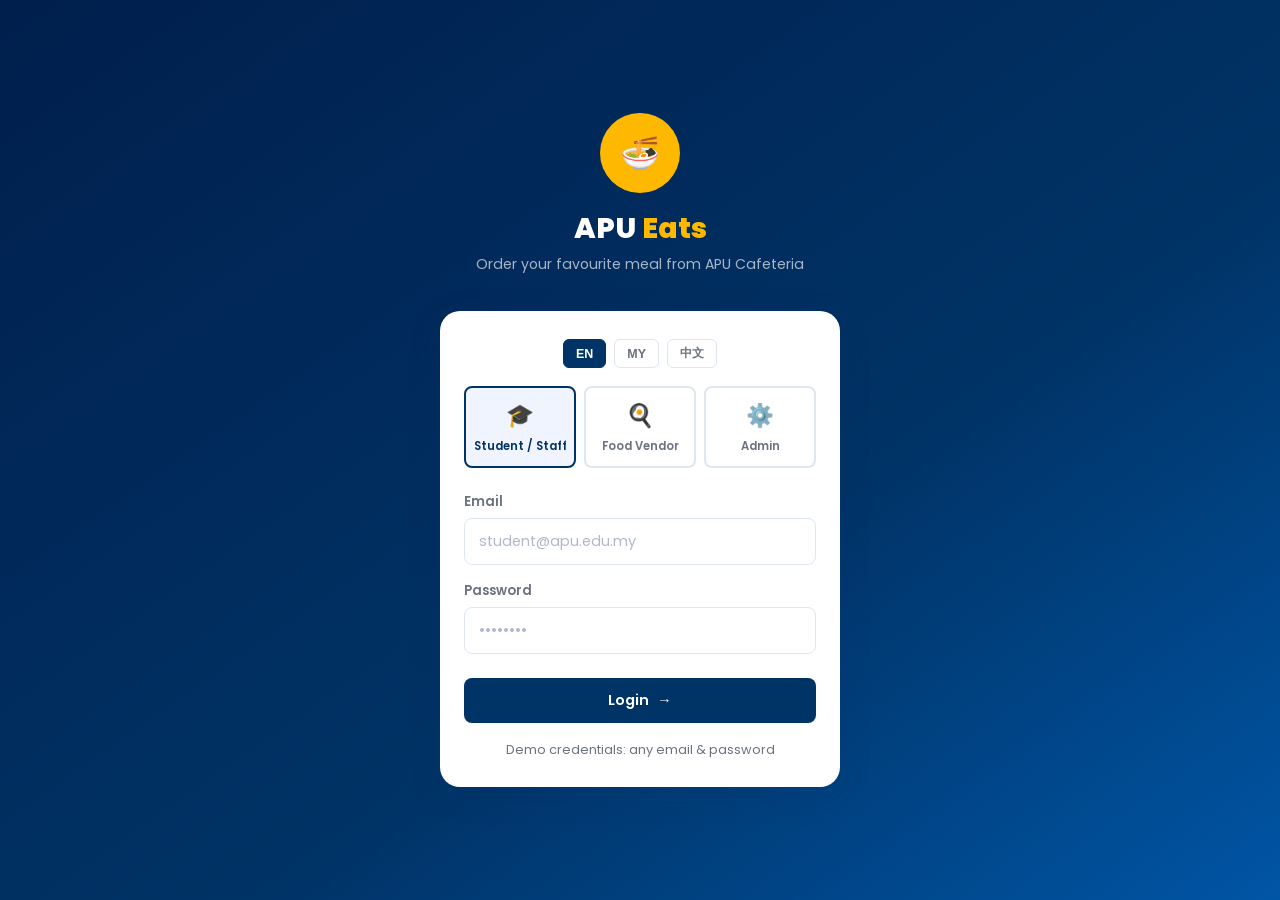
<file: index.html>
<!DOCTYPE html>
<html lang="en">
<head>
  <meta charset="UTF-8"/>
  <meta name="viewport" content="width=device-width, initial-scale=1.0"/>
  <title>APU Eats — Login</title>
  <link rel="preconnect" href="https://fonts.googleapis.com"/>
  <link href="https://fonts.googleapis.com/css2?family=Poppins:wght@400;500;600;700;800&display=swap" rel="stylesheet"/>
  <link rel="stylesheet" href="style.css"/>
  <style>
    body { background: linear-gradient(145deg, #001f4d 0%, #003366 60%, #0055a5 100%); min-height: 100vh; }
    .login-page {
      min-height: 100vh; display: flex; flex-direction: column;
      align-items: center; justify-content: center; padding: 24px;
    }
    .login-brand {
      text-align: center; margin-bottom: 36px;
    }
    .login-brand .logo-ring {
      width: 80px; height: 80px; border-radius: 50%;
      background: var(--gold); display: flex; align-items: center; justify-content: center;
      font-size: 2rem; margin: 0 auto 14px; font-weight: 800; color: var(--primary);
    }
    .login-brand h1 { color: #fff; font-size: 1.8rem; font-weight: 800; }
    .login-brand h1 span { color: var(--gold); }
    .login-brand p { color: rgba(255,255,255,.65); font-size: .88rem; margin-top: 4px; }
    .login-card {
      background: var(--surface); border-radius: 20px;
      box-shadow: var(--shadow-lg); padding: 28px 24px;
      width: 100%; max-width: 400px;
    }
    .role-tabs {
      display: grid; grid-template-columns: 1fr 1fr 1fr;
      gap: 8px; margin-bottom: 24px;
    }
    .role-tab {
      padding: 10px 4px; border-radius: var(--radius-sm);
      border: 2px solid var(--border); background: transparent;
      cursor: pointer; text-align: center; transition: all .2s;
      font-family: var(--font);
    }
    .role-tab .role-icon { font-size: 1.4rem; display: block; margin-bottom: 4px; }
    .role-tab .role-name { font-size: .72rem; font-weight: 600; color: var(--text-muted); }
    .role-tab.active {
      border-color: var(--primary); background: #f0f4ff;
    }
    .role-tab.active .role-name { color: var(--primary); }
    .lang-row {
      display: flex; justify-content: center; gap: 8px; margin-bottom: 18px;
    }
    .lang-row .lang-btn {
      color: var(--text-muted); border-color: var(--border); background: transparent;
      padding: 5px 12px; border-radius: 6px; font-size: .78rem; font-weight: 600;
      cursor: pointer; border: 1.5px solid var(--border); transition: all .2s;
    }
    .lang-row .lang-btn.active, .lang-row .lang-btn:hover {
      background: var(--primary); color: #fff; border-color: var(--primary);
    }
    .login-footer { text-align: center; margin-top: 18px; font-size: .8rem; color: var(--text-muted); }
    .login-footer a { color: var(--primary); font-weight: 600; }
  </style>
</head>
<body>
  <div class="login-page">
    <div class="login-brand">
      <div class="logo-ring">🍜</div>
      <h1>APU <span>Eats</span></h1>
      <p data-i18n="welcomeSub">Order your favourite meal from APU Cafeteria</p>
    </div>

    <div class="login-card">
      <!-- Language switcher -->
      <div class="lang-row">
        <button class="lang-btn active" data-lang="en">EN</button>
        <button class="lang-btn" data-lang="my">MY</button>
        <button class="lang-btn" data-lang="zh">中文</button>
      </div>

      <!-- Role tabs -->
      <div class="role-tabs">
        <button class="role-tab active" id="role-student" onclick="selectRole('student',this)">
          <span class="role-icon">🎓</span>
          <span class="role-name" data-i18n="student">Student / Staff</span>
        </button>
        <button class="role-tab" id="role-vendor" onclick="selectRole('vendor',this)">
          <span class="role-icon">🍳</span>
          <span class="role-name" data-i18n="vendor">Food Vendor</span>
        </button>
        <button class="role-tab" id="role-admin" onclick="selectRole('admin',this)">
          <span class="role-icon">⚙️</span>
          <span class="role-name" data-i18n="admin">Admin</span>
        </button>
      </div>

      <div class="form-group">
        <label class="form-label" data-i18n="email">Email</label>
        <input class="form-control" type="email" data-i18n-placeholder="email" placeholder="student@apu.edu.my" id="emailInput"/>
      </div>
      <div class="form-group">
        <label class="form-label" data-i18n="password">Password</label>
        <input class="form-control" type="password" placeholder="••••••••"/>
      </div>

      <button class="btn btn-primary btn-block" onclick="doLogin()" style="margin-top:8px">
        <span data-i18n="login">Login</span> →
      </button>

      <div class="login-footer">
        <p>Demo credentials: any email &amp; password</p>
      </div>
    </div>
  </div>

  <script src="script.js"></script>
  <script>
    let selectedRole = 'student';

    function selectRole(role, el) {
      selectedRole = role;
      document.querySelectorAll('.role-tab').forEach(t => t.classList.remove('active'));
      el.classList.add('active');
    }

    function doLogin() {
      const email = document.getElementById('emailInput').value || 'demo@apu.edu.my';
      sessionStorage.setItem('apu_user', JSON.stringify({ role: selectedRole, email }));
      if (selectedRole === 'vendor') window.location.href = 'vendor.html';
      else if (selectedRole === 'admin') window.location.href = 'admin.html';
      else window.location.href = 'home.html';
    }

    // Allow Enter key
    document.addEventListener('keydown', e => { if (e.key === 'Enter') doLogin(); });
  </script>
</body>
</html>
</file>
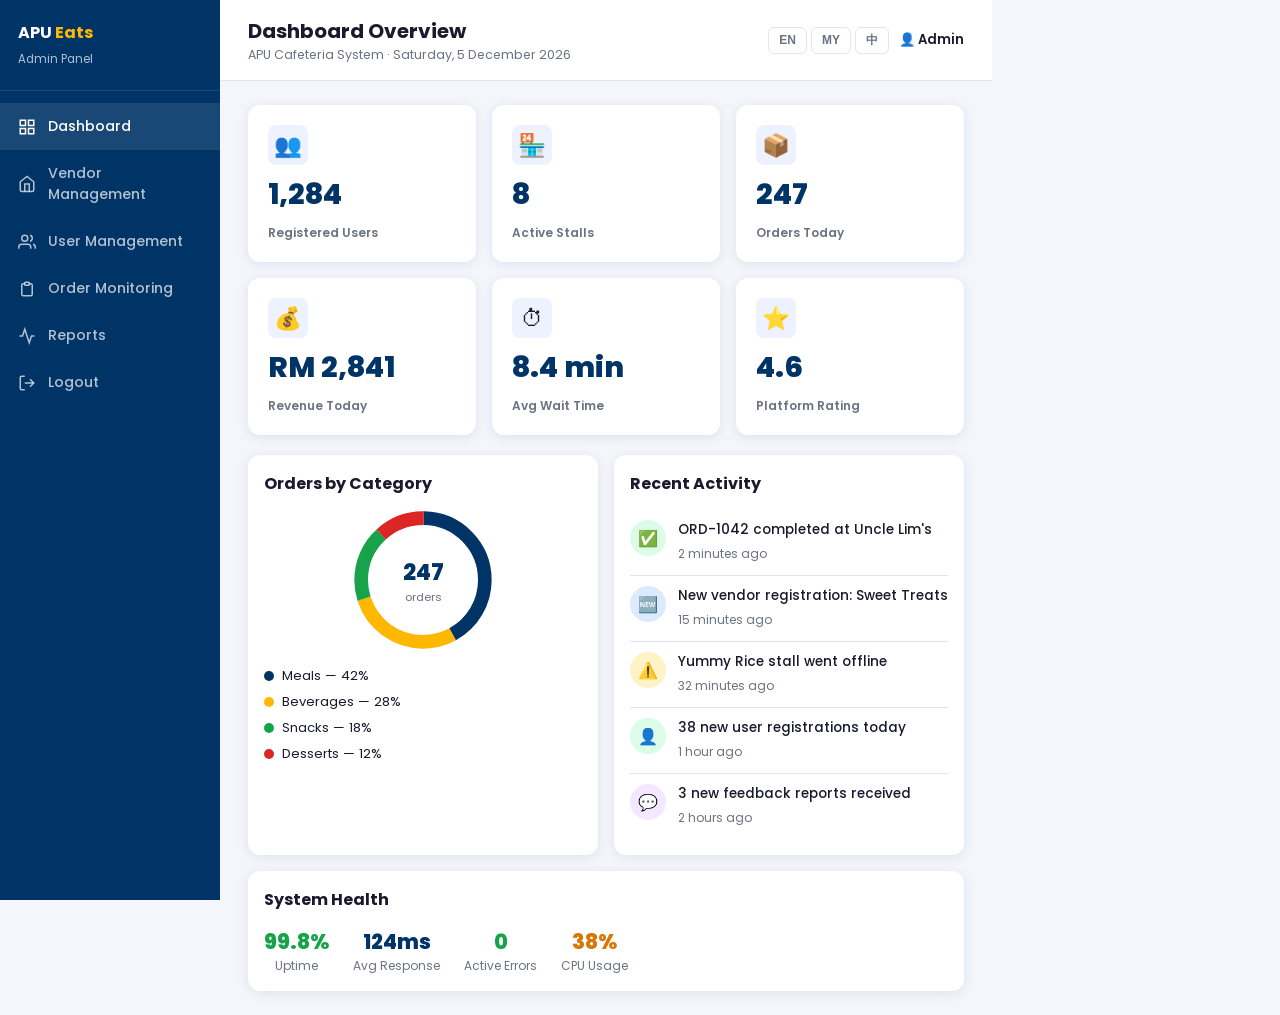
<file: admin.html>
<!DOCTYPE html>
<html lang="en">
<head>
  <meta charset="UTF-8"/>
  <meta name="viewport" content="width=device-width, initial-scale=1.0"/>
  <title>APU Eats — Admin Dashboard</title>
  <link rel="preconnect" href="https://fonts.googleapis.com"/>
  <link href="https://fonts.googleapis.com/css2?family=Poppins:wght@400;500;600;700;800&display=swap" rel="stylesheet"/>
  <link rel="stylesheet" href="style.css"/>
  <style>
    body { display:flex; }
    @media(max-width:600px){ .sidebar{display:none;} .main-content{margin-left:0;} }
    .tab-panel { display:none; }
    .tab-panel.active { display:block; }
    .donut-wrap { position:relative;width:140px;height:140px;margin:0 auto; }
    .donut-wrap svg { width:140px;height:140px; }
    .donut-label { position:absolute;inset:0;display:flex;flex-direction:column;align-items:center;justify-content:center; }
    .donut-label .dval { font-size:1.4rem;font-weight:800;color:var(--primary); }
    .donut-label .dsub { font-size:.7rem;color:var(--text-muted); }
    .legend-row { display:flex;align-items:center;gap:8px;font-size:.82rem;margin-bottom:6px; }
    .legend-dot { width:10px;height:10px;border-radius:50%;flex-shrink:0; }
    .activity-item { display:flex;gap:12px;padding:10px 0;border-bottom:1px solid var(--border); }
    .activity-item:last-child { border-bottom:none; }
    .act-icon { width:36px;height:36px;border-radius:50%;display:flex;align-items:center;justify-content:center;font-size:1rem;flex-shrink:0; }
    .act-text { flex:1; }
    .act-text p { font-size:.85rem;font-weight:500; }
    .act-text span { font-size:.75rem;color:var(--text-muted); }
    .two-col { display:grid;grid-template-columns:1fr 1fr;gap:16px; }
    @media(max-width:800px){ .two-col{grid-template-columns:1fr;} }
  </style>
</head>
<body>

<!-- Mobile sidebar overlay -->
<div class="sidebar-overlay" id="sidebarOverlay" onclick="toggleSidebar()"></div>

<!-- Sidebar -->
<aside class="sidebar" id="sidebar">
  <div class="sidebar-logo">
    <div>APU <span>Eats</span><br/><small style="font-weight:400;font-size:.72rem;opacity:.7">Admin Panel</small></div>
    <button class="sidebar-close" onclick="toggleSidebar()">✕</button>
  </div>
  <nav class="sidebar-nav">
    <a href="#" class="active" onclick="showSection('dashboard',this)">
      <svg viewBox="0 0 24 24" fill="none" stroke="currentColor" stroke-width="2"><rect x="3" y="3" width="7" height="7"/><rect x="14" y="3" width="7" height="7"/><rect x="3" y="14" width="7" height="7"/><rect x="14" y="14" width="7" height="7"/></svg>
      Dashboard
    </a>
    <a href="#" onclick="showSection('vendors',this)">
      <svg viewBox="0 0 24 24" fill="none" stroke="currentColor" stroke-width="2"><path d="M3 9l9-7 9 7v11a2 2 0 0 1-2 2H5a2 2 0 0 1-2-2z"/><polyline points="9 22 9 12 15 12 15 22"/></svg>
      Vendor Management
    </a>
    <a href="#" onclick="showSection('users',this)">
      <svg viewBox="0 0 24 24" fill="none" stroke="currentColor" stroke-width="2"><path d="M17 21v-2a4 4 0 0 0-4-4H5a4 4 0 0 0-4 4v2"/><circle cx="9" cy="7" r="4"/><path d="M23 21v-2a4 4 0 0 0-3-3.87"/><path d="M16 3.13a4 4 0 0 1 0 7.75"/></svg>
      User Management
    </a>
    <a href="#" onclick="showSection('orders',this)">
      <svg viewBox="0 0 24 24" fill="none" stroke="currentColor" stroke-width="2"><path d="M9 5H7a2 2 0 0 0-2 2v12a2 2 0 0 0 2 2h10a2 2 0 0 0 2-2V7a2 2 0 0 0-2-2h-2"/><rect x="9" y="3" width="6" height="4" rx="1"/></svg>
      Order Monitoring
    </a>
    <a href="#" onclick="showSection('reports',this)">
      <svg viewBox="0 0 24 24" fill="none" stroke="currentColor" stroke-width="2"><polyline points="22 12 18 12 15 21 9 3 6 12 2 12"/></svg>
      Reports
    </a>
    <a href="index.html" style="margin-top:auto">
      <svg viewBox="0 0 24 24" fill="none" stroke="currentColor" stroke-width="2"><path d="M9 21H5a2 2 0 0 1-2-2V5a2 2 0 0 1 2-2h4"/><polyline points="16 17 21 12 16 7"/><line x1="21" y1="12" x2="9" y2="12"/></svg>
      Logout
    </a>
  </nav>
</aside>

<!-- Main -->
<div class="main-content">
  <div class="main-header">
    <button class="hamburger" onclick="toggleSidebar()" aria-label="Menu">
      <svg width="22" height="22" viewBox="0 0 24 24" fill="none" stroke="currentColor" stroke-width="2.5"><line x1="3" y1="6" x2="21" y2="6"/><line x1="3" y1="12" x2="21" y2="12"/><line x1="3" y1="18" x2="21" y2="18"/></svg>
    </button>
    <div>
      <h1 id="sectionTitle">Dashboard Overview</h1>
      <div style="font-size:.78rem;color:var(--text-muted)">APU Cafeteria System · <span id="todayDate"></span></div>
    </div>
    <div style="display:flex;gap:10px;align-items:center">
      <div class="lang-switcher">
        <button class="lang-btn active" data-lang="en" style="color:var(--text-muted);border-color:var(--border);background:transparent;padding:4px 10px;border-radius:6px;font-size:.75rem;font-weight:600;cursor:pointer;border:1.5px solid var(--border)">EN</button>
        <button class="lang-btn" data-lang="my" style="color:var(--text-muted);border-color:var(--border);background:transparent;padding:4px 10px;border-radius:6px;font-size:.75rem;font-weight:600;cursor:pointer;border:1.5px solid var(--border)">MY</button>
        <button class="lang-btn" data-lang="zh" style="color:var(--text-muted);border-color:var(--border);background:transparent;padding:4px 10px;border-radius:6px;font-size:.75rem;font-weight:600;cursor:pointer;border:1.5px solid var(--border)">中</button>
      </div>
      <span style="font-size:.82rem;font-weight:600">👤 Admin</span>
    </div>
  </div>

  <div class="content-area">

    <!-- === DASHBOARD === -->
    <div id="sec-dashboard" class="tab-panel active">
      <!-- KPI stats -->
      <div class="stats-grid">
        <div class="stat-card"><div class="stat-icon">👥</div><div class="stat-val">1,284</div><div class="stat-label">Registered Users</div></div>
        <div class="stat-card"><div class="stat-icon">🏪</div><div class="stat-val">8</div><div class="stat-label">Active Stalls</div></div>
        <div class="stat-card"><div class="stat-icon">📦</div><div class="stat-val" id="statOrders">247</div><div class="stat-label">Orders Today</div></div>
        <div class="stat-card"><div class="stat-icon">💰</div><div class="stat-val">RM 2,841</div><div class="stat-label">Revenue Today</div></div>
        <div class="stat-card"><div class="stat-icon">⏱</div><div class="stat-val">8.4 min</div><div class="stat-label">Avg Wait Time</div></div>
        <div class="stat-card"><div class="stat-icon">⭐</div><div class="stat-val">4.6</div><div class="stat-label">Platform Rating</div></div>
      </div>

      <div class="two-col">
        <!-- Donut chart -->
        <div class="card">
          <div class="card-body">
            <div style="font-weight:700;margin-bottom:14px">Orders by Category</div>
            <div class="donut-wrap">
              <svg viewBox="0 0 36 36">
                <circle cx="18" cy="18" r="15.9" fill="none" stroke="#e5e7eb" stroke-width="3.5"/>
                <circle cx="18" cy="18" r="15.9" fill="none" stroke="#003366" stroke-width="3.5"
                  stroke-dasharray="42 58" stroke-dashoffset="25" style="transition:stroke-dasharray .5s"/>
                <circle cx="18" cy="18" r="15.9" fill="none" stroke="#FFB800" stroke-width="3.5"
                  stroke-dasharray="28 72" stroke-dashoffset="-17" />
                <circle cx="18" cy="18" r="15.9" fill="none" stroke="#16a34a" stroke-width="3.5"
                  stroke-dasharray="18 82" stroke-dashoffset="-45" />
                <circle cx="18" cy="18" r="15.9" fill="none" stroke="#dc2626" stroke-width="3.5"
                  stroke-dasharray="12 88" stroke-dashoffset="-63" />
              </svg>
              <div class="donut-label"><div class="dval">247</div><div class="dsub">orders</div></div>
            </div>
            <div style="margin-top:16px">
              <div class="legend-row"><div class="legend-dot" style="background:#003366"></div><span>Meals — 42%</span></div>
              <div class="legend-row"><div class="legend-dot" style="background:#FFB800"></div><span>Beverages — 28%</span></div>
              <div class="legend-row"><div class="legend-dot" style="background:#16a34a"></div><span>Snacks — 18%</span></div>
              <div class="legend-row"><div class="legend-dot" style="background:#dc2626"></div><span>Desserts — 12%</span></div>
            </div>
          </div>
        </div>

        <!-- Recent activity -->
        <div class="card">
          <div class="card-body">
            <div style="font-weight:700;margin-bottom:14px">Recent Activity</div>
            <div class="activity-item">
              <div class="act-icon" style="background:#dcfce7">✅</div>
              <div class="act-text"><p>ORD-1042 completed at Uncle Lim's</p><span>2 minutes ago</span></div>
            </div>
            <div class="activity-item">
              <div class="act-icon" style="background:#dbeafe">🆕</div>
              <div class="act-text"><p>New vendor registration: Sweet Treats</p><span>15 minutes ago</span></div>
            </div>
            <div class="activity-item">
              <div class="act-icon" style="background:#fef3c7">⚠️</div>
              <div class="act-text"><p>Yummy Rice stall went offline</p><span>32 minutes ago</span></div>
            </div>
            <div class="activity-item">
              <div class="act-icon" style="background:#dcfce7">👤</div>
              <div class="act-text"><p>38 new user registrations today</p><span>1 hour ago</span></div>
            </div>
            <div class="activity-item">
              <div class="act-icon" style="background:#f3e8ff">💬</div>
              <div class="act-text"><p>3 new feedback reports received</p><span>2 hours ago</span></div>
            </div>
          </div>
        </div>
      </div>

      <!-- System health -->
      <div class="card" style="margin-top:16px">
        <div class="card-body">
          <div style="font-weight:700;margin-bottom:14px">System Health</div>
          <div style="display:flex;gap:24px;flex-wrap:wrap">
            <div style="text-align:center"><div style="font-size:1.3rem;font-weight:800;color:var(--success)">99.8%</div><div style="font-size:.75rem;color:var(--text-muted)">Uptime</div></div>
            <div style="text-align:center"><div style="font-size:1.3rem;font-weight:800;color:var(--primary)">124ms</div><div style="font-size:.75rem;color:var(--text-muted)">Avg Response</div></div>
            <div style="text-align:center"><div style="font-size:1.3rem;font-weight:800;color:var(--success)">0</div><div style="font-size:.75rem;color:var(--text-muted)">Active Errors</div></div>
            <div style="text-align:center"><div style="font-size:1.3rem;font-weight:800;color:var(--warning)">38%</div><div style="font-size:.75rem;color:var(--text-muted)">CPU Usage</div></div>
          </div>
        </div>
      </div>
    </div>

    <!-- === VENDOR MANAGEMENT === -->
    <div id="sec-vendors" class="tab-panel">
      <div style="display:flex;justify-content:space-between;align-items:center;margin-bottom:16px">
        <h3 style="font-size:1rem;font-weight:700">All Vendors (8)</h3>
        <button class="btn btn-primary btn-sm" onclick="showToast('Add vendor form coming soon','')">+ Add Vendor</button>
      </div>
      <div class="card">
        <div class="table-wrap">
          <table>
            <thead>
              <tr>
                <th>Stall</th><th>Type</th><th>Location</th><th>Status</th><th>Rating</th><th>Actions</th>
              </tr>
            </thead>
            <tbody id="vendorTable"></tbody>
          </table>
        </div>
      </div>
    </div>

    <!-- === USER MANAGEMENT === -->
    <div id="sec-users" class="tab-panel">
      <div style="display:flex;justify-content:space-between;align-items:center;margin-bottom:16px">
        <h3 style="font-size:1rem;font-weight:700">Registered Users (1,284)</h3>
        <input class="form-control" style="max-width:220px" type="text" placeholder="Search users…" oninput="filterUsers(this.value)"/>
      </div>
      <div class="card">
        <div class="table-wrap">
          <table>
            <thead><tr><th>Name</th><th>Email</th><th>Role</th><th>Joined</th><th>Status</th><th>Actions</th></tr></thead>
            <tbody id="userTable"></tbody>
          </table>
        </div>
      </div>
    </div>

    <!-- === ORDER MONITORING === -->
    <div id="sec-orders" class="tab-panel">
      <div style="display:flex;justify-content:space-between;margin-bottom:16px;align-items:center">
        <h3 style="font-size:1rem;font-weight:700">Live Orders</h3>
        <span class="badge-pill badge-success">● Live</span>
      </div>
      <div class="card">
        <div class="table-wrap">
          <table>
            <thead><tr><th>Order ID</th><th>Customer</th><th>Stall</th><th>Items</th><th>Total</th><th>Status</th><th>Time</th></tr></thead>
            <tbody id="orderTable"></tbody>
          </table>
        </div>
      </div>
    </div>

    <!-- === REPORTS === -->
    <div id="sec-reports" class="tab-panel">
      <div class="stats-grid" style="grid-template-columns:repeat(3,1fr);margin-bottom:20px">
        <div class="stat-card"><div class="stat-icon">📅</div><div class="stat-val">RM 18,420</div><div class="stat-label">Revenue This Month</div></div>
        <div class="stat-card"><div class="stat-icon">📦</div><div class="stat-val">1,637</div><div class="stat-label">Orders This Month</div></div>
        <div class="stat-card"><div class="stat-icon">👤</div><div class="stat-val">312</div><div class="stat-label">New Users This Month</div></div>
      </div>
      <div class="card">
        <div class="card-body">
          <div style="font-weight:700;margin-bottom:14px">Export Reports</div>
          <div style="display:flex;gap:10px;flex-wrap:wrap">
            <button class="btn btn-outline btn-sm" onclick="showToast('Downloading order report…','')">📥 Orders CSV</button>
            <button class="btn btn-outline btn-sm" onclick="showToast('Downloading revenue report…','')">📥 Revenue PDF</button>
            <button class="btn btn-outline btn-sm" onclick="showToast('Downloading user report…','')">📥 Users CSV</button>
            <button class="btn btn-outline btn-sm" onclick="showToast('Downloading feedback report…','')">📥 Feedback PDF</button>
          </div>
        </div>
      </div>
    </div>

  </div>
</div>

<script src="script.js"></script>
<script>
const vendors = [
  { name:"Uncle Lim's",     emoji:"🍛", type:"Malay / Local",     loc:"Block D · Counter A", status:"open",   rating:"4.7" },
  { name:"Mamak Corner",    emoji:"🧋", type:"Indian / Drinks",   loc:"Block D · Counter B", status:"open",   rating:"4.5" },
  { name:"Ah Weng Noodle",  emoji:"🍜", type:"Chinese Noodles",   loc:"Block D · Counter C", status:"open",   rating:"4.8" },
  { name:"Western Bites",   emoji:"🍔", type:"Western / Fast",    loc:"Block D · Counter D", status:"open",   rating:"4.3" },
  { name:"Boba & Drinks",   emoji:"🧃", type:"Beverages",         loc:"Block D · Counter E", status:"open",   rating:"4.6" },
  { name:"Snack Station",   emoji:"🍟", type:"Snacks / Sides",    loc:"Block D · Counter F", status:"open",   rating:"4.2" },
  { name:"Sweet Treats",    emoji:"🍰", type:"Desserts / Cakes",  loc:"Block D · Counter G", status:"pending","rating":"—" },
  { name:"Yummy Rice",      emoji:"🍚", type:"Mixed Rice",        loc:"Block D · Counter H", status:"closed", rating:"4.1" },
];

const users = [
  { name:"Ah Ming",    email:"ahming@apu.edu.my",    role:"Student", joined:"2025-09-01", active:true },
  { name:"Sarah Lim",  email:"sarahlim@apu.edu.my",  role:"Student", joined:"2025-09-01", active:true },
  { name:"Dr. Naresh", email:"naresh@apu.edu.my",    role:"Staff",   joined:"2023-01-10", active:true },
  { name:"Rajan Kumar",email:"rajan@apu.edu.my",     role:"Student", joined:"2025-01-15", active:true },
  { name:"Wei Xin",    email:"weixin@apu.edu.my",    role:"Student", joined:"2024-04-20", active:false},
  { name:"Fatimah Z.", email:"fatimah@apu.edu.my",   role:"Student", joined:"2025-09-01", active:true },
  { name:"John Doe",   email:"johndoe@apu.edu.my",   role:"Student", joined:"2024-11-03", active:true },
  { name:"Priya M.",   email:"priya@apu.edu.my",     role:"Staff",   joined:"2022-06-15", active:true },
];

const liveOrders = [
  { id:'ORD-1042', customer:"Ah Ming",    stall:"Uncle Lim's",    items:"Nasi Lemak × 1",   total:"RM 8.00",  status:"ready",   time:"12:34" },
  { id:'ORD-1041', customer:"Sarah L.",   stall:"Mamak Corner",   items:"Teh Tarik × 2",    total:"RM 5.00",  status:"prep",    time:"12:33" },
  { id:'ORD-1040', customer:"Rajan K.",   stall:"Western Bites",  items:"Chicken Burger × 1",total:"RM 10.00",status:"new",     time:"12:31" },
  { id:'ORD-1039', customer:"Wei Xin",    stall:"Boba & Drinks",  items:"Brown Sugar × 2",  total:"RM 16.00", status:"prep",    time:"12:28" },
  { id:'ORD-1038', customer:"Fatimah",    stall:"Ah Weng Noodle", items:"Wonton Mee × 1",   total:"RM 8.00",  status:"done",    time:"12:25" },
  { id:'ORD-1037', customer:"John Doe",   stall:"Snack Station",  items:"Wings × 1",        total:"RM 7.00",  status:"done",    time:"12:20" },
];

const statusBadge = {
  open:    '<span class="badge-pill badge-success">Open</span>',
  closed:  '<span class="badge-pill badge-danger">Closed</span>',
  pending: '<span class="badge-pill badge-warning">Pending</span>',
  new:     '<span class="badge-pill badge-info">New</span>',
  prep:    '<span class="badge-pill badge-warning">Preparing</span>',
  ready:   '<span class="badge-pill badge-gold">Ready</span>',
  done:    '<span class="badge-pill badge-success">Done</span>',
};

function renderVendors() {
  document.getElementById('vendorTable').innerHTML = vendors.map(v=>`
    <tr>
      <td><span style="font-size:1.2rem">${v.emoji}</span> <strong>${v.name}</strong></td>
      <td>${v.type}</td>
      <td>${v.loc}</td>
      <td>${statusBadge[v.status]}</td>
      <td>⭐ ${v.rating}</td>
      <td>
        ${v.status==='pending' ? `<button class="btn btn-success btn-sm" onclick="showToast('${v.name} approved!','success')">Approve</button> ` : ''}
        ${v.status==='open'    ? `<button class="btn btn-sm" style="background:#fee2e2;color:#dc2626" onclick="showToast('${v.name} suspended','')">Suspend</button>` : ''}
        ${v.status==='closed'  ? `<button class="btn btn-primary btn-sm" onclick="showToast('${v.name} reactivated','success')">Reactivate</button>` : ''}
      </td>
    </tr>
  `).join('');
}

let userSearch = '';
function filterUsers(q) { userSearch = q.toLowerCase(); renderUsers(); }
function renderUsers(list) {
  const src = list || users.filter(u => u.name.toLowerCase().includes(userSearch) || u.email.toLowerCase().includes(userSearch));
  document.getElementById('userTable').innerHTML = src.map(u=>`
    <tr>
      <td><strong>${u.name}</strong></td>
      <td>${u.email}</td>
      <td><span class="badge-pill ${u.role==='Staff'?'badge-info':'badge-gold'}">${u.role}</span></td>
      <td>${u.joined}</td>
      <td>${u.active ? '<span class="badge-pill badge-success">Active</span>' : '<span class="badge-pill badge-danger">Inactive</span>'}</td>
      <td>
        <button class="btn btn-sm" style="background:#f1f5f9" onclick="showToast('${u.name} profile viewed','')">View</button>
        ${u.active ? `<button class="btn btn-sm" style="background:#fee2e2;color:#dc2626;margin-left:4px" onclick="showToast('${u.name} suspended','')">Suspend</button>` : ''}
      </td>
    </tr>
  `).join('');
}

function renderLiveOrders() {
  document.getElementById('orderTable').innerHTML = liveOrders.map(o=>`
    <tr>
      <td><strong>${o.id}</strong></td>
      <td>${o.customer}</td>
      <td>${o.stall}</td>
      <td style="font-size:.82rem">${o.items}</td>
      <td><strong>${o.total}</strong></td>
      <td>${statusBadge[o.status]}</td>
      <td>${o.time}</td>
    </tr>
  `).join('');
}

function showSection(name, el) {
  document.querySelectorAll('.tab-panel').forEach(p=>p.classList.remove('active'));
  document.getElementById('sec-'+name).classList.add('active');
  document.querySelectorAll('.sidebar-nav a').forEach(a=>a.classList.remove('active'));
  el.classList.add('active');
  const titles = { dashboard:'Dashboard Overview', vendors:'Vendor Management', users:'User Management', orders:'Order Monitoring', reports:'Reports & Analytics' };
  document.getElementById('sectionTitle').textContent = titles[name];
}

document.getElementById('todayDate').textContent = new Date().toLocaleDateString('en-MY',{weekday:'long',year:'numeric',month:'long',day:'numeric'});

renderVendors();
renderUsers();
renderLiveOrders();

function toggleSidebar() {
  document.getElementById('sidebar').classList.toggle('open');
  document.getElementById('sidebarOverlay').classList.toggle('open');
}
</script>
</body>
</html>
</file>
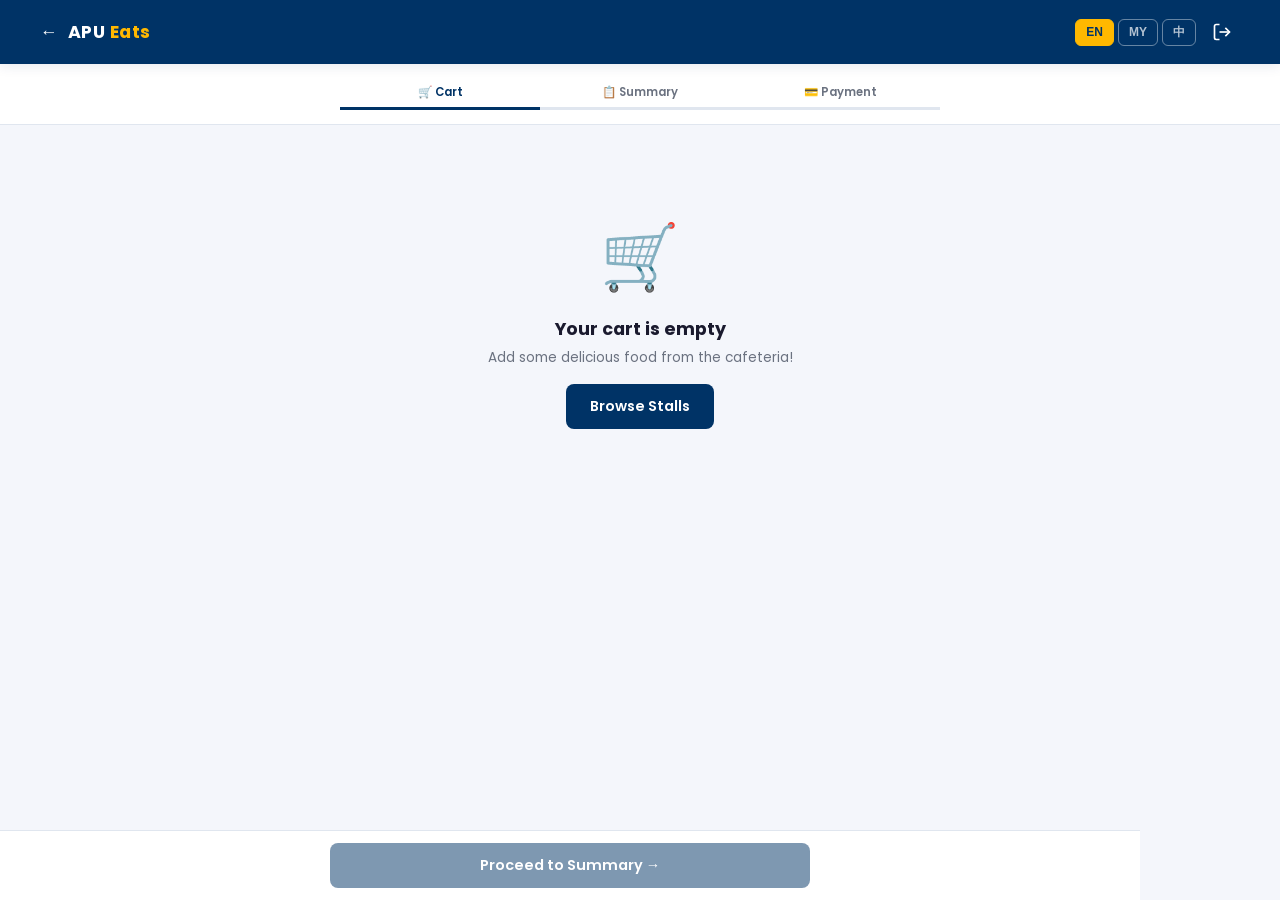
<file: cart.html>
<!DOCTYPE html>
<html lang="en">
<head>
  <meta charset="UTF-8"/>
  <meta name="viewport" content="width=device-width, initial-scale=1.0"/>
  <title>APU Eats — Cart</title>
  <link rel="preconnect" href="https://fonts.googleapis.com"/>
  <link href="https://fonts.googleapis.com/css2?family=Poppins:wght@400;500;600;700;800&display=swap" rel="stylesheet"/>
  <link rel="stylesheet" href="style.css"/>
  <style>
    .step-header {
      background: var(--surface); border-bottom: 1px solid var(--border);
      padding: 14px 16px;
    }
    .checkout-steps { display:flex; gap:0; align-items:center; }
    .cs { flex:1; text-align:center; font-size:.72rem; font-weight:600; color:var(--text-muted); padding:6px 4px; border-bottom:3px solid var(--border); transition:all .3s; }
    .cs.active { color:var(--primary); border-bottom-color:var(--primary); }
    .cs.done   { color:var(--success); border-bottom-color:var(--success); }
    .empty-state { text-align:center; padding:60px 20px; }
    .empty-state .empty-icon { font-size:4rem; margin-bottom:12px; }
    .empty-state h3 { font-size:1.1rem; font-weight:700; margin-bottom:6px; }
    .empty-state p  { font-size:.85rem; color:var(--text-muted); }
    .summary-row { display:flex; justify-content:space-between; align-items:center; padding:8px 0; font-size:.9rem; }
    .summary-row.total { font-weight:800; font-size:1.05rem; border-top:2px solid var(--border); padding-top:12px; margin-top:4px; }
    .pay-section { padding:16px; }
    .card-input-row { display:grid; grid-template-columns:1fr 1fr; gap:10px; }
    .success-screen { display:none; flex-direction:column; align-items:center; justify-content:center; min-height:60vh; text-align:center; padding:32px; }
    .success-screen .success-icon { font-size:5rem; margin-bottom:16px; }
    .success-screen h2 { font-size:1.3rem; font-weight:800; margin-bottom:8px; }
    .success-screen p  { font-size:.88rem; color:var(--text-muted); margin-bottom:24px; }

    /* ── Desktop: wider container + 2-col cart layout ── */
    @media (min-width: 1024px) {
      #stepCart, #stepSummary, #stepPayment {
        max-width: 1140px; margin: 0 auto; padding: 24px 32px 40px;
      }
      .cart-cols {
        display: grid; grid-template-columns: 1fr 380px;
        gap: 28px; align-items: start;
      }
      .step-header { padding: 14px 32px; }
      .checkout-steps { max-width: 600px; margin: 0 auto; }
      #bottomAction {
          max-width: 1140px; left: calc(50% - 570px);
          padding: 14px 32px;
      }
      .pay-cols {
        display: grid; grid-template-columns: 1fr 340px;
        gap: 28px; align-items: start;
      }
    }
  </style>
</head>
<body>
<div class="page">
  <!-- Top Nav -->
  <nav class="top-nav">
    <button onclick="history.back()" style="background:transparent;border:none;color:#fff;font-size:1.1rem;cursor:pointer;margin-right:10px">←</button>
    <div class="nav-logo">APU <span>Eats</span></div>
    <div class="nav-actions">
      <div class="lang-switcher">
        <button class="lang-btn active" data-lang="en">EN</button>
        <button class="lang-btn" data-lang="my">MY</button>
        <button class="lang-btn" data-lang="zh">中</button>
      </div>
      <button type="button" class="icon-btn" onclick="logout()" title="Log out" aria-label="Log out">
        <svg width="20" height="20" viewBox="0 0 24 24" fill="none" stroke="currentColor" stroke-width="2"><path d="M9 21H5a2 2 0 0 1-2-2V5a2 2 0 0 1 2-2h4"/><polyline points="16 17 21 12 16 7"/><line x1="21" y1="12" x2="9" y2="12"/></svg>
      </button>
    </div>
  </nav>

  <!-- Step indicator -->
  <div class="step-header">
    <div class="checkout-steps">
      <div class="cs active" id="cs1">🛒 Cart</div>
      <div class="cs" id="cs2">📋 Summary</div>
      <div class="cs" id="cs3">💳 Payment</div>
    </div>
  </div>

  <!-- Step 1: Cart -->
  <div id="stepCart" class="container scroll-area" style="padding-bottom:100px">
    <div id="emptyState" class="empty-state" style="display:none">
      <div class="empty-icon">🛒</div>
      <h3>Your cart is empty</h3>
      <p>Add some delicious food from the cafeteria!</p>
      <a href="home.html" class="btn btn-primary" style="margin-top:16px">Browse Stalls</a>
    </div>
    <div class="cart-cols">
      <div id="cartItems" style="margin-top:4px"></div>
      <div id="cartSummaryBox" class="card" style="margin-top:4px;display:none;position:sticky;top:80px">
        <div class="card-body">
          <div class="section-title" style="margin-bottom:12px">Order Summary</div>
          <div class="summary-row"><span>Subtotal</span><span id="subtotal">RM 0.00</span></div>
          <div class="summary-row"><span>Service Fee</span><span>RM 0.50</span></div>
          <div class="summary-row total"><span>Total</span><span id="cartTotal">RM 0.00</span></div>
          <button class="btn btn-primary btn-block hide-mobile" style="margin-top:16px" onclick="nextStep()">Proceed to Summary →</button>
        </div>
      </div>
    </div>
  </div>

  <!-- Step 2: Order Summary -->
  <div id="stepSummary" class="container scroll-area" style="display:none;padding-bottom:100px">
    <div style="margin-top:4px">
      <h3 style="font-size:1rem;font-weight:700;margin-bottom:14px">📋 Review Your Order</h3>
      <div id="summaryItems"></div>
      <div class="card" style="margin-top:12px">
        <div class="card-body">
          <div class="section-title" style="margin-bottom:10px">Collection Details</div>
          <div class="form-group">
            <label class="form-label">Collection Method</label>
            <select class="form-control">
              <option>Self Pickup at Counter</option>
              <option>In-Campus Delivery (Block D)</option>
              <option>Dine In</option>
            </select>
          </div>
          <div class="form-group">
            <label class="form-label">Special Instructions (optional)</label>
            <input class="form-control" type="text" placeholder="e.g. Extra napkins, no plastic bag"/>
          </div>
        </div>
      </div>
      <div class="card" style="margin-top:12px">
        <div class="card-body">
          <div class="summary-row"><span>Subtotal</span><span id="sum2">RM 0.00</span></div>
          <div class="summary-row"><span>Service Fee</span><span>RM 0.50</span></div>
          <div class="summary-row total"><span>Total</span><span id="sum2Total">RM 0.00</span></div>
        </div>
      </div>
    </div>
  </div>

  <!-- Step 3: Payment -->
  <div id="stepPayment" class="container scroll-area" style="display:none;padding-bottom:100px">
    <div class="pay-cols" style="margin-top:4px">
    <div>
      <h3 style="font-size:1rem;font-weight:700;margin-bottom:14px">💳 Select Payment</h3>
      <div class="pay-option selected" onclick="selectPay(this)">
        <input type="radio" name="pay" checked/>
        <span class="pay-icon">📱</span>
        <div><div class="pay-label">Touch 'n Go eWallet</div><div class="pay-sub">Scan QR to pay</div></div>
      </div>
      <div class="pay-option" onclick="selectPay(this)">
        <input type="radio" name="pay"/>
        <span class="pay-icon">💳</span>
        <div><div class="pay-label">Credit / Debit Card</div><div class="pay-sub">Visa, Mastercard</div></div>
      </div>
      <div class="pay-option" onclick="selectPay(this)">
        <input type="radio" name="pay"/>
        <span class="pay-icon">🏦</span>
        <div><div class="pay-label">Online Banking (FPX)</div><div class="pay-sub">Direct bank transfer</div></div>
      </div>
      <div class="pay-option" onclick="selectPay(this)">
        <input type="radio" name="pay"/>
        <span class="pay-icon">💵</span>
        <div><div class="pay-label">Cash on Collect</div><div class="pay-sub">Pay when you collect</div></div>
      </div>

      <!-- QR mock -->
      <div id="qrBox" class="card" style="margin-top:16px;text-align:center;padding:24px">
        <div style="font-size:.82rem;color:var(--text-muted);margin-bottom:12px">Scan with Touch 'n Go app</div>
        <div style="width:140px;height:140px;margin:0 auto;background:linear-gradient(135deg,#e8f0ff,#f3e8ff);border-radius:12px;display:flex;align-items:center;justify-content:center;font-size:4rem">📱</div>
        <div style="margin-top:12px;font-weight:700;font-size:1.1rem" id="payTotal">RM 0.00</div>
        <div style="font-size:.75rem;color:var(--text-muted);margin-top:4px">APU CAFETERIA SDN BHD</div>
      </div>
    </div><!-- end left col -->
    <!-- Right col: order total (desktop) -->
    <div class="hide-mobile" style="position:sticky;top:80px">
      <div class="card">
        <div class="card-body">
          <div class="section-title" style="margin-bottom:12px">Order Total</div>
          <div class="summary-row"><span>Subtotal</span><span id="paySubtotal">RM 0.00</span></div>
          <div class="summary-row"><span>Service Fee</span><span>RM 0.50</span></div>
          <div class="summary-row total"><span>Total</span><span id="payTotal2">RM 0.00</span></div>
        </div>
      </div>
    </div>
    </div><!-- end pay-cols -->
  </div>

  <!-- Success screen -->
  <div class="success-screen" id="successScreen">
    <div class="success-icon">✅</div>
    <h2>Order Placed!</h2>
    <p>Your order has been sent to the stall.<br/>Track your order status below.</p>
    <a href="tracking.html" class="btn btn-primary btn-block" style="max-width:300px">Track My Order →</a>
    <a href="home.html" class="btn btn-outline btn-block" style="max-width:300px;margin-top:10px">Back to Home</a>
  </div>

  <!-- Bottom action -->
  <div style="position:fixed;bottom:0;left:0;right:0;padding:12px 16px;background:var(--surface);border-top:1px solid var(--border);z-index:90" id="bottomAction">
    <div style="max-width:480px;margin:0 auto">
      <button class="btn btn-primary btn-block" id="mainActionBtn" onclick="nextStep()">
        Proceed to Summary →
      </button>
    </div>
  </div>
</div>

<script src="script.js"></script>
<script>
let currentStep = 1;

function renderCart() {
  const items = document.getElementById('cartItems');
  const empty = document.getElementById('emptyState');
  const summBox = document.getElementById('cartSummaryBox');

  if (cart.length === 0) {
    empty.style.display = 'block';
    summBox.style.display = 'none';
    document.getElementById('mainActionBtn').disabled = true;
    items.innerHTML = '';
    return;
  }
  empty.style.display = 'none';
  summBox.style.display = 'block';
  document.getElementById('mainActionBtn').disabled = false;

  items.innerHTML = cart.map((item, idx) => `
    <div class="cart-item">
      <div style="width:64px;height:64px;border-radius:var(--radius-sm);background:linear-gradient(135deg,#e8f0ff,#f3e8ff);display:flex;align-items:center;justify-content:center;font-size:2rem;flex-shrink:0">${item.emoji}</div>
      <div class="cart-item-info">
        <div class="cart-item-name">${item.name}</div>
        <div class="cart-item-custom">${item.custom || ''}</div>
        <div style="display:flex;align-items:center;justify-content:space-between;margin-top:6px">
          <div class="cart-item-price">RM ${(item.price * item.qty).toFixed(2)}</div>
          <div class="qty-control" style="gap:8px">
            <button class="qty-btn" style="width:26px;height:26px;font-size:.9rem" onclick="adjustQty(${idx},-1)">−</button>
            <span class="qty-val" style="font-size:.88rem">${item.qty}</span>
            <button class="qty-btn" style="width:26px;height:26px;font-size:.9rem" onclick="adjustQty(${idx},1)">+</button>
          </div>
        </div>
      </div>
    </div>
  `).join('');

  const sub   = cart.reduce((s,i) => s + i.price * i.qty, 0);
  const total = sub + 0.50;
  document.getElementById('subtotal').textContent  = `RM ${sub.toFixed(2)}`;
  document.getElementById('cartTotal').textContent = `RM ${total.toFixed(2)}`;
}

function adjustQty(idx, delta) {
  cart[idx].qty += delta;
  if (cart[idx].qty <= 0) cart.splice(idx, 1);
  saveCart();
  renderCart();
}

function nextStep() {
  if (currentStep === 1) {
    goToStep(2);
  } else if (currentStep === 2) {
    goToStep(3);
  } else if (currentStep === 3) {
    placeOrder();
  }
}

function goToStep(n) {
  currentStep = n;
  document.getElementById('stepCart').style.display     = n === 1 ? '' : 'none';
  document.getElementById('stepSummary').style.display  = n === 2 ? '' : 'none';
  document.getElementById('stepPayment').style.display  = n === 3 ? '' : 'none';

  ['cs1','cs2','cs3'].forEach((id,i) => {
    const el = document.getElementById(id);
    el.classList.remove('active','done');
    if (i+1 < n) el.classList.add('done');
    else if (i+1 === n) el.classList.add('active');
  });

  if (n === 2) {
    const sub   = cart.reduce((s,i) => s + i.price * i.qty, 0);
    const total = sub + 0.50;
    document.getElementById('sum2').textContent     = `RM ${sub.toFixed(2)}`;
    document.getElementById('sum2Total').textContent= `RM ${total.toFixed(2)}`;
    document.getElementById('summaryItems').innerHTML = cart.map(item => `
      <div style="display:flex;justify-content:space-between;padding:8px 0;border-bottom:1px solid var(--border);font-size:.88rem">
        <div>
          <span style="font-weight:600">${item.name}</span> × ${item.qty}
          <div style="font-size:.75rem;color:var(--text-muted)">${item.custom || ''}</div>
        </div>
        <span style="font-weight:600">RM ${(item.price*item.qty).toFixed(2)}</span>
      </div>
    `).join('');
    document.getElementById('mainActionBtn').textContent = 'Proceed to Payment →';
  }
  if (n === 3) {
    const total = cart.reduce((s,i) => s + i.price * i.qty, 0) + 0.50;
    document.getElementById('payTotal').textContent = `RM ${total.toFixed(2)}`;
    document.getElementById('mainActionBtn').textContent = '💳 Pay Now';
  }
}

function selectPay(el) {
  document.querySelectorAll('.pay-option').forEach(o => o.classList.remove('selected'));
  el.classList.add('selected');
  el.querySelector('input').checked = true;
  const label = el.querySelector('.pay-label').textContent;
  document.getElementById('qrBox').style.display = label.includes('Touch') ? '' : 'none';
}

function placeOrder() {
  // simulate payment
  document.getElementById('stepPayment').style.display = 'none';
  document.getElementById('bottomAction').style.display = 'none';
  document.getElementById('successScreen').style.display = 'flex';
  // Save order for tracking
  sessionStorage.setItem('apu_order', JSON.stringify({
    id: 'ORD-' + Math.floor(Math.random()*9000+1000),
    queue: Math.floor(Math.random()*10+1),
    items: [...cart],
    time: new Date().toISOString(),
    status: 0
  }));
  // Clear cart
  cart.length = 0; saveCart();
  showToast('Order placed successfully! 🎉', 'success');
}

renderCart();
</script>
</body>
</html>
</file>
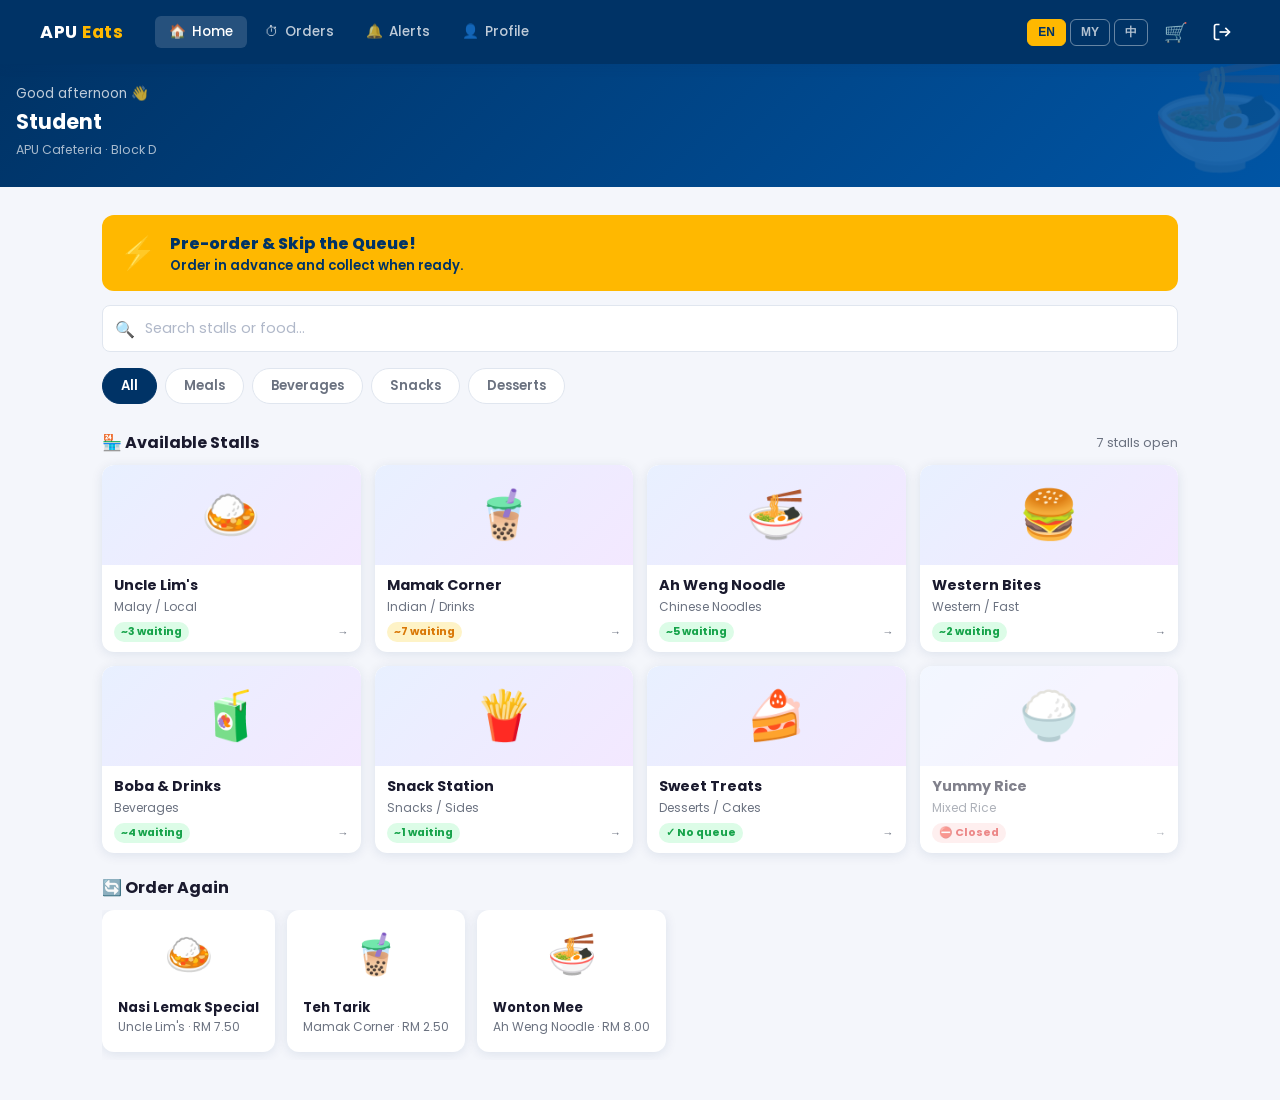
<file: home.html>
<!DOCTYPE html>
<html lang="en">
<head>
  <meta charset="UTF-8"/>
  <meta name="viewport" content="width=device-width, initial-scale=1.0"/>
  <title>APU Eats — Home</title>
  <link rel="preconnect" href="https://fonts.googleapis.com"/>
  <link href="https://fonts.googleapis.com/css2?family=Poppins:wght@400;500;600;700;800&display=swap" rel="stylesheet"/>
  <link rel="stylesheet" href="style.css"/>
  <style>
    .hero-banner {
      background: linear-gradient(135deg, var(--primary) 0%, var(--primary-light) 100%);
      padding: 20px 16px 28px;
      position: relative; overflow: hidden;
    }
    .hero-banner::after {
      content: '🍜'; position: absolute; right: -10px; bottom: -10px;
      font-size: 7rem; opacity: .12;
    }
    .hero-greeting { color: rgba(255,255,255,.75); font-size: .85rem; }
    .hero-name     { color: #fff; font-size: 1.3rem; font-weight: 700; margin-top: 2px; }
    .hero-sub      { color: rgba(255,255,255,.65); font-size: .78rem; margin-top: 4px; }
    .promo-banner {
      background: var(--gold); border-radius: var(--radius);
      padding: 14px 16px; margin: 16px 0 4px;
      display: flex; align-items: center; gap: 12px;
    }
    .promo-banner .promo-icon { font-size: 2rem; }
    .promo-banner .promo-text { font-size: .82rem; font-weight: 600; color: var(--primary); }
    .promo-banner .promo-text span { font-size: 1rem; font-weight: 800; display: block; }
    .section-row {
      display: flex; align-items: center; justify-content: space-between;
      margin: 18px 0 10px;
    }
    .section-row h2 { font-size: 1rem; font-weight: 700; }
    .section-row a  { font-size: .8rem; color: var(--primary); font-weight: 600; }
    .stall-card { text-decoration: none; display: block; }
    .queue-badge {
      font-size: .68rem; font-weight: 700;
      padding: 2px 7px; border-radius: 99px;
    }
  </style>
</head>
<body>
  <div class="page">
    <!-- Top Nav -->
    <nav class="top-nav">
      <div class="nav-logo">APU <span>Eats</span></div>
      <!-- Desktop nav links -->
      <div class="nav-links">
        <a href="home.html" class="active">🏠 <span data-i18n="home">Home</span></a>
        <a href="tracking.html">⏱ <span data-i18n="orders">Orders</span></a>
        <a href="#" onclick="showToast('No new notifications','')">🔔 <span data-i18n="notifs">Alerts</span></a>
        <a href="#">👤 <span data-i18n="profile">Profile</span></a>
      </div>
      <div class="nav-actions">
        <div class="lang-switcher">
          <button class="lang-btn active" data-lang="en">EN</button>
          <button class="lang-btn" data-lang="my">MY</button>
          <button class="lang-btn" data-lang="zh">中</button>
        </div>
        <a href="cart.html" class="icon-btn" style="position:relative">
          🛒
          <span class="badge cart-badge" style="display:none;position:absolute;top:4px;right:4px">0</span>
        </a>
        <button type="button" class="icon-btn" onclick="logout()" title="Log out" aria-label="Log out">
          <svg width="20" height="20" viewBox="0 0 24 24" fill="none" stroke="currentColor" stroke-width="2"><path d="M9 21H5a2 2 0 0 1-2-2V5a2 2 0 0 1 2-2h4"/><polyline points="16 17 21 12 16 7"/><line x1="21" y1="12" x2="9" y2="12"/></svg>
        </button>
      </div>
    </nav>

    <!-- Hero -->
    <div class="hero-banner">
      <div class="hero-greeting">Good afternoon 👋</div>
      <div class="hero-name" id="heroName">Student</div>
      <div class="hero-sub">APU Cafeteria · Block D</div>
    </div>

    <div class="container scroll-area">
      <!-- Promo -->
      <div class="promo-banner">
        <div class="promo-icon">⚡</div>
        <div class="promo-text">
          <span>Pre-order &amp; Skip the Queue!</span>
          Order in advance and collect when ready.
        </div>
      </div>

      <!-- Search -->
      <div class="search-wrap" style="margin-top:14px">
        <span class="search-icon">🔍</span>
        <input class="form-control" type="text" data-i18n="searchPlaceholder" placeholder="Search stalls or food..." oninput="filterStalls(this.value)"/>
      </div>

      <!-- Category filter -->
      <div class="cat-pills">
        <div class="cat-pill active" onclick="filterCat('all',this)" data-i18n="all">All</div>
        <div class="cat-pill" onclick="filterCat('meals',this)" data-i18n="meals">Meals</div>
        <div class="cat-pill" onclick="filterCat('beverages',this)" data-i18n="beverages">Beverages</div>
        <div class="cat-pill" onclick="filterCat('snacks',this)" data-i18n="snacks">Snacks</div>
        <div class="cat-pill" onclick="filterCat('desserts',this)" data-i18n="desserts">Desserts</div>
      </div>

      <!-- Stalls grid -->
      <div class="section-row">
        <h2>🏪 Available Stalls</h2>
        <span id="stallCount" style="font-size:.8rem;color:var(--text-muted)">8 stalls open</span>
      </div>

      <div class="stall-grid" id="stallGrid">
        <!-- Stalls injected by JS -->
      </div>

      <!-- Quick re-order -->
      <div class="section-row" style="margin-top:22px">
        <h2>🔄 Order Again</h2>
      </div>
      <div style="display:flex;gap:12px;overflow-x:auto;padding-bottom:8px">
        <div class="card" style="min-width:140px;cursor:pointer" onclick="window.location.href='store.html?stall=1'">
          <div style="font-size:2.5rem;text-align:center;padding:14px 0">🍛</div>
          <div class="card-body" style="padding-top:0">
            <div style="font-size:.82rem;font-weight:700">Nasi Lemak Special</div>
            <div style="font-size:.75rem;color:var(--text-muted)">Uncle Lim's · RM 7.50</div>
          </div>
        </div>
        <div class="card" style="min-width:140px;cursor:pointer" onclick="window.location.href='store.html?stall=2'">
          <div style="font-size:2.5rem;text-align:center;padding:14px 0">🧋</div>
          <div class="card-body" style="padding-top:0">
            <div style="font-size:.82rem;font-weight:700">Teh Tarik</div>
            <div style="font-size:.75rem;color:var(--text-muted)">Mamak Corner · RM 2.50</div>
          </div>
        </div>
        <div class="card" style="min-width:140px;cursor:pointer" onclick="window.location.href='store.html?stall=3'">
          <div style="font-size:2.5rem;text-align:center;padding:14px 0">🍜</div>
          <div class="card-body" style="padding-top:0">
            <div style="font-size:.82rem;font-weight:700">Wonton Mee</div>
            <div style="font-size:.75rem;color:var(--text-muted)">Ah Weng Noodle · RM 8.00</div>
          </div>
        </div>
      </div>
    </div>

    <!-- Bottom Nav -->
    <nav class="bottom-nav">
      <a href="home.html" class="active">
        <svg viewBox="0 0 24 24" fill="currentColor"><path d="M10 20v-6h4v6h5v-8h3L12 3 2 12h3v8z"/></svg>
        <span data-i18n="home">Home</span>
      </a>
      <a href="tracking.html">
        <svg viewBox="0 0 24 24" fill="none" stroke="currentColor" stroke-width="2"><circle cx="12" cy="12" r="10"/><path d="M12 6v6l4 2"/></svg>
        <span data-i18n="orders">Orders</span>
      </a>
      <a href="#" onclick="showToast('No new notifications','')">
        <svg viewBox="0 0 24 24" fill="none" stroke="currentColor" stroke-width="2"><path d="M18 8A6 6 0 0 0 6 8c0 7-3 9-3 9h18s-3-2-3-9"/><path d="M13.73 21a2 2 0 0 1-3.46 0"/></svg>
        <span data-i18n="notifs">Alerts</span>
      </a>
      <a href="#">
        <svg viewBox="0 0 24 24" fill="none" stroke="currentColor" stroke-width="2"><path d="M20 21v-2a4 4 0 0 0-4-4H8a4 4 0 0 0-4 4v2"/><circle cx="12" cy="7" r="4"/></svg>
        <span data-i18n="profile">Profile</span>
      </a>
    </nav>
  </div>

  <script src="script.js"></script>
  <script>
    const stalls = [
      { id:1, name:"Uncle Lim's",       emoji:"🍛", type:"Malay / Local", cat:"meals",     queue:3,  open:true  },
      { id:2, name:"Mamak Corner",       emoji:"🧋", type:"Indian / Drinks", cat:"beverages",queue:7,  open:true  },
      { id:3, name:"Ah Weng Noodle",     emoji:"🍜", type:"Chinese Noodles", cat:"meals",    queue:5,  open:true  },
      { id:4, name:"Western Bites",      emoji:"🍔", type:"Western / Fast",  cat:"meals",    queue:2,  open:true  },
      { id:5, name:"Boba & Drinks",      emoji:"🧃", type:"Beverages",       cat:"beverages",queue:4,  open:true  },
      { id:6, name:"Snack Station",      emoji:"🍟", type:"Snacks / Sides",  cat:"snacks",   queue:1,  open:true  },
      { id:7, name:"Sweet Treats",       emoji:"🍰", type:"Desserts / Cakes",cat:"desserts", queue:0,  open:true  },
      { id:8, name:"Yummy Rice",         emoji:"🍚", type:"Mixed Rice",      cat:"meals",    queue:9,  open:false },
    ];

    let activeCat = 'all';
    let searchQuery = '';

    function renderStalls() {
      const grid = document.getElementById('stallGrid');
      const filtered = stalls.filter(s => {
        const matchCat = activeCat === 'all' || s.cat === activeCat;
        const matchQ   = s.name.toLowerCase().includes(searchQuery.toLowerCase()) ||
                         s.type.toLowerCase().includes(searchQuery.toLowerCase());
        return matchCat && matchQ;
      });
      document.getElementById('stallCount').textContent = `${filtered.filter(s=>s.open).length} stalls open`;
      grid.innerHTML = filtered.map(s => `
        <a class="stall-card" href="store.html?stall=${s.id}">
          <div class="stall-card" style="background:var(--surface);border-radius:var(--radius);box-shadow:var(--shadow);overflow:hidden;cursor:pointer;${!s.open?'opacity:.55':''}">
            <div style="height:100px;background:linear-gradient(135deg,#e8f0ff,#f3e8ff);display:flex;align-items:center;justify-content:center;font-size:3rem">${s.emoji}</div>
            <div class="stall-card-body">
              <div class="stall-name">${s.name}</div>
              <div class="stall-meta">${s.type}</div>
              <div class="stall-footer">
                <span class="badge-pill ${s.open ? (s.queue>6?'badge-warning':'badge-success') : 'badge-danger'} queue-badge">
                  ${s.open ? (s.queue === 0 ? '✓ No queue' : `~${s.queue} waiting`) : '⛔ Closed'}
                </span>
                <span style="font-size:.7rem;color:var(--text-muted)">→</span>
              </div>
            </div>
          </div>
        </a>
      `).join('');
    }

    function filterCat(cat, el) {
      activeCat = cat;
      document.querySelectorAll('.cat-pill').forEach(p => p.classList.remove('active'));
      el.classList.add('active');
      renderStalls();
    }

    function filterStalls(q) {
      searchQuery = q;
      renderStalls();
    }

    // Set username from session
    const user = JSON.parse(sessionStorage.getItem('apu_user') || '{}');
    document.getElementById('heroName').textContent = user.email ? user.email.split('@')[0] : 'Student';

    renderStalls();
  </script>
</body>
</html>
</file>
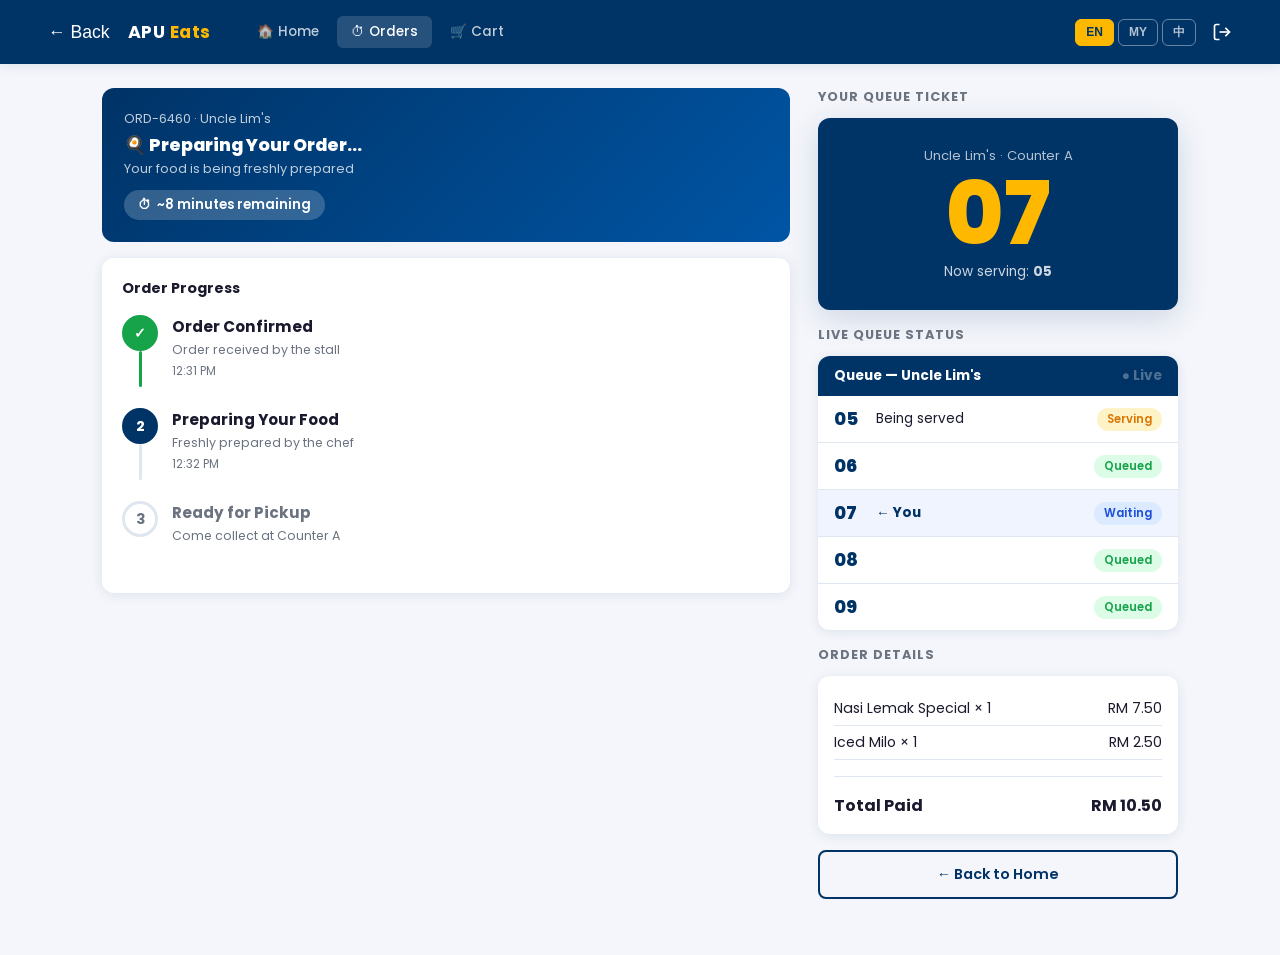
<file: tracking.html>
<!DOCTYPE html>
<html lang="en">
<head>
  <meta charset="UTF-8"/>
  <meta name="viewport" content="width=device-width, initial-scale=1.0"/>
  <title>APU Eats — Track Order</title>
  <link rel="preconnect" href="https://fonts.googleapis.com"/>
  <link href="https://fonts.googleapis.com/css2?family=Poppins:wght@400;500;600;700;800&display=swap" rel="stylesheet"/>
  <link rel="stylesheet" href="style.css"/>
  <style>
    .status-card {
      background: linear-gradient(135deg, var(--primary), var(--primary-light));
      border-radius: var(--radius); padding: 22px;
      color: #fff; margin-bottom: 16px;
    }
    .status-card .order-id  { font-size:.8rem; opacity:.75; }
    .status-card .status-label { font-size:1.1rem; font-weight:800; margin-top:4px; }
    .status-card .status-sub { font-size:.8rem; opacity:.75; margin-top:2px; }
    .eta-pill {
      display:inline-flex; align-items:center; gap:6px;
      background: rgba(255,255,255,.2); border-radius:99px;
      padding:5px 14px; font-size:.82rem; font-weight:600; margin-top:12px;
    }
    .stepper-card { background:var(--surface); border-radius:var(--radius); padding:20px; box-shadow:var(--shadow); margin-bottom:16px; }
    @media(min-width:1024px){
      .container.scroll-area { max-width:1140px; padding:24px 32px 40px; }
      .track-cols { display:grid; grid-template-columns:1fr 360px; gap:28px; align-items:start; }
    }
    .stepper-row  { display:flex; align-items:flex-start; }
    .step-v { display:flex; flex-direction:column; align-items:center; }
    .step-v .vline { width:3px; flex:1; background:var(--border); border-radius:99px; min-height:36px; transition:background .5s; }
    .step-v .vline.done { background:var(--success); }
    .step-dot-v {
      width:36px; height:36px; border-radius:50%; border:3px solid var(--border);
      background:var(--surface); display:flex; align-items:center; justify-content:center;
      font-size:.9rem; font-weight:700; color:var(--text-muted); transition:all .5s; flex-shrink:0;
    }
    .step-dot-v.done   { background:var(--success); border-color:var(--success); color:#fff; }
    .step-dot-v.active { background:var(--primary); border-color:var(--primary); color:#fff; animation: pulse 1.5s infinite; }
    @keyframes pulse { 0%,100%{box-shadow:0 0 0 0 rgba(0,51,102,.35)} 50%{box-shadow:0 0 0 8px rgba(0,51,102,0)} }
    .step-content { flex:1; padding:0 0 28px 14px; }
    .step-content h4 { font-size:.95rem; font-weight:700; }
    .step-content p  { font-size:.78rem; color:var(--text-muted); margin-top:3px; }
    .step-content .step-time { font-size:.72rem; color:var(--text-muted); margin-top:4px; }
    .queue-section { margin-bottom:16px; }
    .queue-panel {
      background:var(--surface); border-radius:var(--radius); box-shadow:var(--shadow);
      overflow:hidden;
    }
    .queue-panel-header {
      background:var(--primary); color:#fff; padding:10px 16px;
      font-size:.85rem; font-weight:700; display:flex; justify-content:space-between;
    }
    .queue-row {
      display:flex; align-items:center; padding:10px 16px;
      border-bottom:1px solid var(--border); font-size:.88rem;
    }
    .queue-row:last-child { border-bottom:none; }
    .queue-row .qnum { font-weight:800; font-size:1.1rem; width:42px; color:var(--primary); }
    .queue-row .qstatus { margin-left:auto; }
    .queue-row.mine { background:#f0f4ff; }
    .order-items-card { background:var(--surface); border-radius:var(--radius); box-shadow:var(--shadow); padding:16px; margin-bottom:16px; }
  </style>
</head>
<body>
<div class="page">
  <nav class="top-nav">
    <button onclick="history.back()" style="background:transparent;border:none;color:#fff;font-size:1.1rem;cursor:pointer;margin-right:10px;padding:4px 8px;border-radius:var(--radius-sm)">← Back</button>
    <div class="nav-logo">APU <span>Eats</span></div>
    <div class="nav-links">
      <a href="home.html">🏠 Home</a>
      <a href="tracking.html" class="active">⏱ Orders</a>
      <a href="cart.html">🛒 Cart</a>
    </div>
    <div class="nav-actions">
      <div class="lang-switcher">
        <button class="lang-btn active" data-lang="en">EN</button>
        <button class="lang-btn" data-lang="my">MY</button>
        <button class="lang-btn" data-lang="zh">中</button>
      </div>
      <button type="button" class="icon-btn" onclick="logout()" title="Log out" aria-label="Log out">
        <svg width="20" height="20" viewBox="0 0 24 24" fill="none" stroke="currentColor" stroke-width="2"><path d="M9 21H5a2 2 0 0 1-2-2V5a2 2 0 0 1 2-2h4"/><polyline points="16 17 21 12 16 7"/><line x1="21" y1="12" x2="9" y2="12"/></svg>
      </button>
    </div>
  </nav>

  <div class="container scroll-area">
   <div class="track-cols">
   <!-- Left column -->
   <div>
    <!-- Status card -->
    <div class="status-card">
      <div class="order-id" id="orderId">ORD-0000 · Uncle Lim's</div>
      <div class="status-label" id="statusLabel">🍳 Preparing Your Order…</div>
      <div class="status-sub" id="statusSub">Your food is being freshly prepared</div>
      <div class="eta-pill">⏱ <span id="etaText">~8 minutes remaining</span></div>
    </div>

    <!-- Stepper -->
    <div class="stepper-card">
      <h3 style="font-size:.9rem;font-weight:700;margin-bottom:16px">Order Progress</h3>
      <div id="stepperVert"></div>
    </div>

   </div><!-- end left col -->
   <!-- Right column -->
   <div>
    <!-- Queue ticket -->
    <div class="queue-section">
      <div class="section-title">Your Queue Ticket</div>
      <div class="ticket" style="margin-bottom:16px">
        <div style="font-size:.82rem;opacity:.7;margin-bottom:4px">Uncle Lim's · Counter A</div>
        <div class="ticket-num" id="ticketNum">07</div>
        <div class="ticket-label">Now serving: <strong id="nowServing">05</strong></div>
      </div>
    </div>

    <!-- Live queue panel -->
    <div class="section-title">Live Queue Status</div>
    <div class="queue-panel" style="margin-bottom:16px">
      <div class="queue-panel-header">
        <span>Queue — Uncle Lim's</span>
        <span id="liveLabel">● Live</span>
      </div>
      <div id="queueRows"></div>
    </div>

    <!-- Order items -->
    <div class="section-title">Order Details</div>
    <div class="order-items-card">
      <div id="orderItemsList">
        <div style="display:flex;justify-content:space-between;padding:6px 0;border-bottom:1px solid var(--border);font-size:.88rem">
          <span>Nasi Lemak Special × 1</span><span>RM 7.50</span>
        </div>
        <div style="display:flex;justify-content:space-between;padding:6px 0;font-size:.88rem">
          <span>Iced Milo × 1</span><span>RM 2.50</span>
        </div>
      </div>
      <hr class="divider"/>
      <div style="display:flex;justify-content:space-between;font-weight:700">
        <span>Total Paid</span><span id="orderTotal">RM 10.50</span>
      </div>
    </div>

    <a href="home.html" class="btn btn-outline btn-block" style="margin-bottom:16px">← Back to Home</a>
   </div><!-- end right col -->
   </div><!-- end track-cols -->
  </div>

  <!-- Bottom Nav -->
  <nav class="bottom-nav">
    <a href="home.html">
      <svg viewBox="0 0 24 24" fill="currentColor"><path d="M10 20v-6h4v6h5v-8h3L12 3 2 12h3v8z"/></svg>
      <span data-i18n="home">Home</span>
    </a>
    <a href="tracking.html" class="active">
      <svg viewBox="0 0 24 24" fill="none" stroke="currentColor" stroke-width="2"><circle cx="12" cy="12" r="10"/><path d="M12 6v6l4 2"/></svg>
      <span data-i18n="orders">Orders</span>
    </a>
    <a href="#">
      <svg viewBox="0 0 24 24" fill="none" stroke="currentColor" stroke-width="2"><path d="M18 8A6 6 0 0 0 6 8c0 7-3 9-3 9h18s-3-2-3-9"/><path d="M13.73 21a2 2 0 0 1-3.46 0"/></svg>
      <span data-i18n="notifs">Alerts</span>
    </a>
    <a href="#">
      <svg viewBox="0 0 24 24" fill="none" stroke="currentColor" stroke-width="2"><path d="M20 21v-2a4 4 0 0 0-4-4H8a4 4 0 0 0-4 4v2"/><circle cx="12" cy="7" r="4"/></svg>
      <span data-i18n="profile">Profile</span>
    </a>
  </nav>
</div>

<script src="script.js"></script>
<script>
// Load order from session or use demo data
const order = JSON.parse(sessionStorage.getItem('apu_order') || 'null') || {
  id: 'ORD-' + (Math.floor(Math.random()*9000)+1000),
  queue: 7,
  items: [
    { name:'Nasi Lemak Special', qty:1, price:7.50 },
    { name:'Iced Milo', qty:1, price:2.50 }
  ],
  status: 1
};

const STEPS = [
  { label:'Order Confirmed',   sub:'Order received by the stall',          icon:'✅', time:'12:31 PM' },
  { label:'Preparing Your Food', sub:'Freshly prepared by the chef',       icon:'🍳', time:'12:32 PM' },
  { label:'Ready for Pickup',  sub:'Come collect at Counter A',            icon:'🎉', time:''         },
];

let currentStatus = order.status ?? 1; // 0=confirmed, 1=preparing, 2=ready

function renderStepper() {
  const cont = document.getElementById('stepperVert');
  cont.innerHTML = STEPS.map((step, i) => {
    const state = i < currentStatus ? 'done' : i === currentStatus ? 'active' : '';
    const isLast = i === STEPS.length - 1;
    return `
      <div class="stepper-row">
        <div class="step-v">
          <div class="step-dot-v ${state}">${i < currentStatus ? '✓' : i+1}</div>
          ${!isLast ? `<div class="vline ${i < currentStatus ? 'done' : ''}"></div>` : ''}
        </div>
        <div class="step-content">
          <h4 style="color:${i <= currentStatus ? 'var(--text)' : 'var(--text-muted)'}">${step.label}</h4>
          <p>${step.sub}</p>
          ${step.time || i === currentStatus ? `<div class="step-time">${step.time || 'In progress…'}</div>` : ''}
        </div>
      </div>
    `;
  }).join('');
}

function updateStatusCard() {
  const labels  = ['⏳ Order Confirmed!', '🍳 Preparing Your Order…', '🎉 Ready for Pickup!'];
  const subs    = ['Waiting for stall to accept','Your food is being freshly prepared','Please collect at Counter A'];
  const etas    = ['~12 minutes remaining', '~8 minutes remaining', 'Ready now — please collect!'];
  document.getElementById('statusLabel').textContent = labels[currentStatus];
  document.getElementById('statusSub').textContent   = subs[currentStatus];
  document.getElementById('etaText').textContent     = etas[currentStatus];
}

function renderQueue() {
  const myNum = order.queue;
  const nowNum = Math.max(1, myNum - 2);
  document.getElementById('ticketNum').textContent = String(myNum).padStart(2,'0');
  document.getElementById('nowServing').textContent = String(nowNum).padStart(2,'0');

  const rows = document.getElementById('queueRows');
  const qList = [nowNum, nowNum+1, myNum, myNum+1, myNum+2].filter((v,i,a)=>a.indexOf(v)===i).slice(0,5);
  rows.innerHTML = qList.map(n => {
    const isMine = n === myNum;
    const isServing = n === nowNum;
    return `
      <div class="queue-row ${isMine ? 'mine' : ''}">
        <span class="qnum">${String(n).padStart(2,'0')}</span>
        <span style="font-size:.85rem;${isMine?'font-weight:700;color:var(--primary)':''}">${isMine ? '← You' : isServing ? 'Being served' : ''}</span>
        <span class="qstatus">
          ${isServing ? '<span class="badge-pill badge-warning">Serving</span>' :
            isMine    ? '<span class="badge-pill badge-info">Waiting</span>'    :
                        '<span class="badge-pill badge-success">Queued</span>'}
        </span>
      </div>
    `;
  }).join('');
}

function renderOrderItems() {
  const list = document.getElementById('orderItemsList');
  const items = order.items || [];
  if (items.length > 0) {
    list.innerHTML = items.map(item => `
      <div style="display:flex;justify-content:space-between;padding:6px 0;border-bottom:1px solid var(--border);font-size:.88rem">
        <span>${item.name} × ${item.qty}</span>
        <span>RM ${(item.price * item.qty).toFixed(2)}</span>
      </div>
    `).join('');
    const total = items.reduce((s,i)=>s+i.price*i.qty,0)+0.50;
    document.getElementById('orderTotal').textContent = `RM ${total.toFixed(2)}`;
  }
  document.getElementById('orderId').textContent = `${order.id} · Uncle Lim's`;
}

// Auto-advance status simulation
function autoAdvance() {
  if (currentStatus < 2) {
    setTimeout(() => {
      currentStatus++;
      renderStepper();
      updateStatusCard();
      if (currentStatus === 2) {
        showToast('🔔 Your food is ready for collection!', 'success');
        // advance queue
        order.queue = Math.max(1, order.queue - 2);
        renderQueue();
      }
    }, 8000);
  }
}

document.getElementById('orderId').textContent = `${order.id} · Uncle Lim's`;
renderStepper();
updateStatusCard();
renderQueue();
renderOrderItems();
autoAdvance();

// Blink live label
setInterval(() => {
  const el = document.getElementById('liveLabel');
  el.style.opacity = el.style.opacity === '0.3' ? '1' : '0.3';
}, 800);
</script>
</body>
</html>
</file>
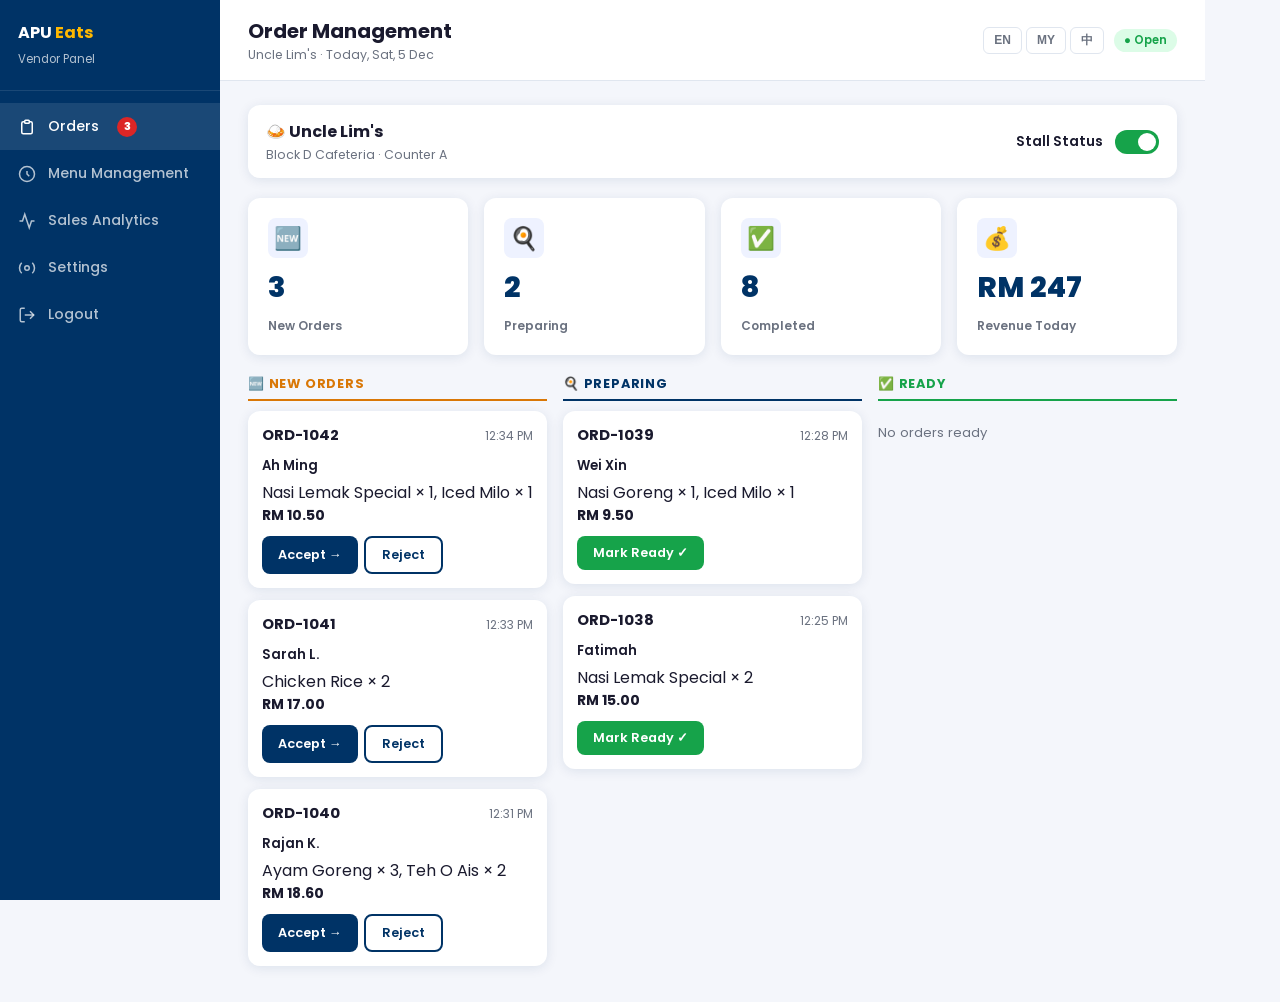
<file: vendor.html>
<!DOCTYPE html>
<html lang="en">
<head>
  <meta charset="UTF-8"/>
  <meta name="viewport" content="width=device-width, initial-scale=1.0"/>
  <title>APU Eats — Vendor Dashboard</title>
  <link rel="preconnect" href="https://fonts.googleapis.com"/>
  <link href="https://fonts.googleapis.com/css2?family=Poppins:wght@400;500;600;700;800&display=swap" rel="stylesheet"/>
  <link rel="stylesheet" href="style.css"/>
  <style>
    body { display:flex; }
    .order-badge { display:inline-flex;align-items:center;justify-content:center;background:var(--danger);color:#fff;border-radius:50%;width:20px;height:20px;font-size:.7rem;font-weight:800;margin-left:6px; }
    .tab-bar { display:flex; gap:0; border-bottom:2px solid var(--border); margin-bottom:20px; }
    .tab-btn { padding:10px 20px; font-family:var(--font); font-size:.88rem; font-weight:600; background:transparent; border:none; cursor:pointer; color:var(--text-muted); border-bottom:3px solid transparent; margin-bottom:-2px; transition:all .2s; }
    .tab-btn.active { color:var(--primary); border-bottom-color:var(--primary); }
    .tab-panel { display:none; }
    .tab-panel.active { display:block; }
    .stall-status-bar { display:flex;align-items:center;justify-content:space-between; background:var(--surface);border-radius:var(--radius);padding:14px 18px;box-shadow:var(--shadow);margin-bottom:20px; }
    .stall-status-bar h2 { font-size:1rem;font-weight:700; }
    .stall-status-bar p  { font-size:.78rem;color:var(--text-muted);margin-top:2px; }
    .order-columns { display:grid;grid-template-columns:1fr 1fr 1fr;gap:16px; }
    @media(max-width:900px){ .order-columns{grid-template-columns:1fr 1fr;} }
    @media(max-width:600px){ .order-columns{grid-template-columns:1fr;} .sidebar{display:none;} .main-content{margin-left:0;} }
    .col-header { font-size:.8rem;font-weight:700;text-transform:uppercase;letter-spacing:.8px;color:var(--text-muted);margin-bottom:10px;padding-bottom:6px;border-bottom:2px solid var(--border); }
    .col-header.new    { border-color:var(--warning); color:var(--warning); }
    .col-header.prep   { border-color:var(--primary); color:var(--primary); }
    .col-header.ready  { border-color:var(--success); color:var(--success); }
    .menu-manage-row { display:flex;align-items:center;gap:14px;padding:12px 0;border-bottom:1px solid var(--border); }
    .menu-manage-row:last-child { border-bottom:none; }
    .menu-emoji { font-size:2rem;width:44px;text-align:center; }
    .menu-manage-info { flex:1; }
    .menu-manage-info .mname { font-weight:700;font-size:.9rem; }
    .menu-manage-info .mprice { font-size:.8rem;color:var(--text-muted); }
    .chart-bar-wrap { display:flex;align-items:flex-end;gap:8px;height:120px;margin-top:16px; }
    .chart-bar-col { flex:1;display:flex;flex-direction:column;align-items:center;gap:4px; }
    .chart-bar { width:100%;background:var(--primary);border-radius:4px 4px 0 0;transition:height .5s; }
    .chart-bar-label { font-size:.7rem;color:var(--text-muted); }
    .chart-bar-val { font-size:.68rem;font-weight:700;color:var(--primary); }
  </style>
</head>
<body>
<!-- Mobile sidebar overlay -->
<div class="sidebar-overlay" id="sidebarOverlay" onclick="toggleSidebar()"></div>

<!-- Sidebar -->
<aside class="sidebar" id="sidebar">
  <div class="sidebar-logo">
    <div>APU <span>Eats</span><br/><small style="font-weight:400;font-size:.72rem;opacity:.7">Vendor Panel</small></div>
    <button class="sidebar-close" onclick="toggleSidebar()">✕</button>
  </div>
  <nav class="sidebar-nav">
    <a href="#" class="active" onclick="showSection('orders',this)">
      <svg viewBox="0 0 24 24" fill="none" stroke="currentColor" stroke-width="2"><path d="M9 5H7a2 2 0 0 0-2 2v12a2 2 0 0 0 2 2h10a2 2 0 0 0 2-2V7a2 2 0 0 0-2-2h-2"/><rect x="9" y="3" width="6" height="4" rx="1"/></svg>
      Orders <span class="order-badge" id="newBadge">3</span>
    </a>
    <a href="#" onclick="showSection('menu',this)">
      <svg viewBox="0 0 24 24" fill="none" stroke="currentColor" stroke-width="2"><path d="M12 2a10 10 0 1 0 0 20A10 10 0 0 0 12 2z"/><path d="M12 8v4l3 3"/></svg>
      Menu Management
    </a>
    <a href="#" onclick="showSection('analytics',this)">
      <svg viewBox="0 0 24 24" fill="none" stroke="currentColor" stroke-width="2"><polyline points="22 12 18 12 15 21 9 3 6 12 2 12"/></svg>
      Sales Analytics
    </a>
    <a href="#" onclick="showSection('settings',this)">
      <svg viewBox="0 0 24 24" fill="none" stroke="currentColor" stroke-width="2"><circle cx="12" cy="12" r="3"/><path d="M19.07 4.93a10 10 0 0 1 0 14.14M4.93 4.93a10 10 0 0 0 0 14.14"/></svg>
      Settings
    </a>
    <a href="index.html" style="margin-top:auto">
      <svg viewBox="0 0 24 24" fill="none" stroke="currentColor" stroke-width="2"><path d="M9 21H5a2 2 0 0 1-2-2V5a2 2 0 0 1 2-2h4"/><polyline points="16 17 21 12 16 7"/><line x1="21" y1="12" x2="9" y2="12"/></svg>
      Logout
    </a>
  </nav>
</aside>

<!-- Main content -->
<div class="main-content">
  <div class="main-header">
    <button class="hamburger" onclick="toggleSidebar()" aria-label="Menu">
      <svg width="22" height="22" viewBox="0 0 24 24" fill="none" stroke="currentColor" stroke-width="2.5"><line x1="3" y1="6" x2="21" y2="6"/><line x1="3" y1="12" x2="21" y2="12"/><line x1="3" y1="18" x2="21" y2="18"/></svg>
    </button>
    <div>
      <h1 id="sectionTitle">Order Management</h1>
      <div style="font-size:.78rem;color:var(--text-muted)" id="sectionSub">Uncle Lim's · Today, <span id="todayDate"></span></div>
    </div>
    <div style="display:flex;gap:10px;align-items:center">
      <div class="lang-switcher">
        <button class="lang-btn active" data-lang="en" style="color:var(--text-muted);border-color:var(--border);background:transparent;padding:4px 10px;border-radius:6px;font-size:.75rem;font-weight:600;cursor:pointer;border:1.5px solid var(--border)">EN</button>
        <button class="lang-btn" data-lang="my" style="color:var(--text-muted);border-color:var(--border);background:transparent;padding:4px 10px;border-radius:6px;font-size:.75rem;font-weight:600;cursor:pointer;border:1.5px solid var(--border)">MY</button>
        <button class="lang-btn" data-lang="zh" style="color:var(--text-muted);border-color:var(--border);background:transparent;padding:4px 10px;border-radius:6px;font-size:.75rem;font-weight:600;cursor:pointer;border:1.5px solid var(--border)">中</button>
      </div>
      <span class="badge-pill badge-success">● Open</span>
    </div>
  </div>

  <div class="content-area">

    <!-- === ORDERS SECTION === -->
    <div id="sec-orders" class="tab-panel active">
      <!-- Stall status -->
      <div class="stall-status-bar">
        <div>
          <h2>🍛 Uncle Lim's</h2>
          <p>Block D Cafeteria · Counter A</p>
        </div>
        <div style="display:flex;align-items:center;gap:12px">
          <span style="font-size:.85rem;font-weight:600">Stall Status</span>
          <label class="toggle">
            <input type="checkbox" checked id="stallToggle"/>
            <span class="toggle-slider"></span>
          </label>
        </div>
      </div>

      <!-- Quick stats -->
      <div class="stats-grid" style="grid-template-columns:repeat(4,1fr);margin-bottom:20px">
        <div class="stat-card"><div class="stat-icon">🆕</div><div class="stat-val" id="statNew">3</div><div class="stat-label">New Orders</div></div>
        <div class="stat-card"><div class="stat-icon">🍳</div><div class="stat-val" id="statPrep">2</div><div class="stat-label">Preparing</div></div>
        <div class="stat-card"><div class="stat-icon">✅</div><div class="stat-val">8</div><div class="stat-label">Completed</div></div>
        <div class="stat-card"><div class="stat-icon">💰</div><div class="stat-val">RM 247</div><div class="stat-label">Revenue Today</div></div>
      </div>

      <!-- Kanban columns -->
      <div class="order-columns">
        <div>
          <div class="col-header new">🆕 New Orders</div>
          <div id="colNew"></div>
        </div>
        <div>
          <div class="col-header prep">🍳 Preparing</div>
          <div id="colPrep"></div>
        </div>
        <div>
          <div class="col-header ready">✅ Ready</div>
          <div id="colReady"></div>
        </div>
      </div>
    </div>

    <!-- === MENU SECTION === -->
    <div id="sec-menu" class="tab-panel">
      <div style="display:flex;justify-content:space-between;align-items:center;margin-bottom:16px">
        <h3 style="font-size:1rem;font-weight:700">Menu Items (7)</h3>
        <button class="btn btn-primary btn-sm">+ Add Item</button>
      </div>
      <div class="card">
        <div class="card-body">
          <div class="menu-manage-row">
            <div class="menu-emoji">🍛</div>
            <div class="menu-manage-info"><div class="mname">Nasi Lemak Special</div><div class="mprice">RM 7.50 · Rice</div></div>
            <label class="toggle"><input type="checkbox" checked/><span class="toggle-slider"></span></label>
          </div>
          <div class="menu-manage-row">
            <div class="menu-emoji">🍚</div>
            <div class="menu-manage-info"><div class="mname">Nasi Goreng Kampung</div><div class="mprice">RM 7.00 · Rice</div></div>
            <label class="toggle"><input type="checkbox" checked/><span class="toggle-slider"></span></label>
          </div>
          <div class="menu-manage-row">
            <div class="menu-emoji">🍗</div>
            <div class="menu-manage-info"><div class="mname">Chicken Rice</div><div class="mprice">RM 8.50 · Rice</div></div>
            <label class="toggle"><input type="checkbox" checked/><span class="toggle-slider"></span></label>
          </div>
          <div class="menu-manage-row">
            <div class="menu-emoji">🍗</div>
            <div class="menu-manage-info"><div class="mname">Ayam Goreng</div><div class="mprice">RM 5.00 · Sides</div></div>
            <label class="toggle"><input type="checkbox" checked/><span class="toggle-slider"></span></label>
          </div>
          <div class="menu-manage-row">
            <div class="menu-emoji">🥦</div>
            <div class="menu-manage-info"><div class="mname">Sayur Campur</div><div class="mprice">RM 3.00 · Sides</div></div>
            <label class="toggle"><input type="checkbox"/><span class="toggle-slider"></span></label>
          </div>
          <div class="menu-manage-row">
            <div class="menu-emoji">🥤</div>
            <div class="menu-manage-info"><div class="mname">Iced Milo</div><div class="mprice">RM 2.50 · Drinks</div></div>
            <label class="toggle"><input type="checkbox" checked/><span class="toggle-slider"></span></label>
          </div>
          <div class="menu-manage-row">
            <div class="menu-emoji">🧊</div>
            <div class="menu-manage-info"><div class="mname">Teh O Ais</div><div class="mprice">RM 1.80 · Drinks</div></div>
            <label class="toggle"><input type="checkbox" checked/><span class="toggle-slider"></span></label>
          </div>
        </div>
      </div>
    </div>

    <!-- === ANALYTICS SECTION === -->
    <div id="sec-analytics" class="tab-panel">
      <div class="stats-grid" style="grid-template-columns:repeat(3,1fr);margin-bottom:20px">
        <div class="stat-card"><div class="stat-icon">📦</div><div class="stat-val">42</div><div class="stat-label">Orders Today</div></div>
        <div class="stat-card"><div class="stat-icon">💰</div><div class="stat-val">RM 324</div><div class="stat-label">Revenue Today</div></div>
        <div class="stat-card"><div class="stat-icon">⭐</div><div class="stat-val">4.7</div><div class="stat-label">Avg Rating</div></div>
      </div>
      <div class="card" style="margin-bottom:16px">
        <div class="card-body">
          <div style="font-weight:700;margin-bottom:4px">Orders This Week</div>
          <div style="font-size:.78rem;color:var(--text-muted)">Monday – Sunday</div>
          <div class="chart-bar-wrap" id="chartWrap"></div>
        </div>
      </div>
      <div class="card">
        <div class="card-body">
          <div style="font-weight:700;margin-bottom:14px">Top Selling Items</div>
          <div style="display:flex;justify-content:space-between;padding:8px 0;border-bottom:1px solid var(--border);font-size:.88rem"><span>🍛 Nasi Lemak Special</span><span class="badge-pill badge-gold">126 sold</span></div>
          <div style="display:flex;justify-content:space-between;padding:8px 0;border-bottom:1px solid var(--border);font-size:.88rem"><span>🍗 Ayam Goreng</span><span class="badge-pill badge-info">98 sold</span></div>
          <div style="display:flex;justify-content:space-between;padding:8px 0;font-size:.88rem"><span>🥤 Iced Milo</span><span class="badge-pill badge-success">87 sold</span></div>
        </div>
      </div>
    </div>

    <!-- === SETTINGS SECTION === -->
    <div id="sec-settings" class="tab-panel">
      <div class="card" style="max-width:520px">
        <div class="card-body">
          <div class="section-title" style="margin-bottom:14px">Stall Information</div>
          <div class="form-group"><label class="form-label">Stall Name</label><input class="form-control" value="Uncle Lim's"/></div>
          <div class="form-group"><label class="form-label">Location</label><input class="form-control" value="Block D Cafeteria · Counter A"/></div>
          <div class="form-group"><label class="form-label">Operating Hours</label><input class="form-control" value="8:00 AM – 6:00 PM"/></div>
          <div class="form-group">
            <label class="form-label">Preparation Time (minutes)</label>
            <input class="form-control" type="number" value="10"/>
          </div>
          <button class="btn btn-primary">Save Changes</button>
        </div>
      </div>
    </div>

  </div>
</div>

<script src="script.js"></script>
<script>
// Orders data
let orders = [
  { id:'ORD-1042', customer:'Ah Ming',  items:'Nasi Lemak Special × 1, Iced Milo × 1', total:'RM 10.50', status:'new',  time:'12:34 PM' },
  { id:'ORD-1041', customer:'Sarah L.', items:'Chicken Rice × 2',                        total:'RM 17.00', status:'new',  time:'12:33 PM' },
  { id:'ORD-1040', customer:'Rajan K.', items:'Ayam Goreng × 3, Teh O Ais × 2',         total:'RM 18.60', status:'new',  time:'12:31 PM' },
  { id:'ORD-1039', customer:'Wei Xin',  items:'Nasi Goreng × 1, Iced Milo × 1',         total:'RM 9.50',  status:'prep', time:'12:28 PM' },
  { id:'ORD-1038', customer:'Fatimah',  items:'Nasi Lemak Special × 2',                  total:'RM 15.00', status:'prep', time:'12:25 PM' },
];

function renderOrders() {
  const newO   = orders.filter(o=>o.status==='new');
  const prepO  = orders.filter(o=>o.status==='prep');
  const readyO = orders.filter(o=>o.status==='ready');
  document.getElementById('statNew').textContent  = newO.length;
  document.getElementById('statPrep').textContent = prepO.length;
  document.getElementById('newBadge').textContent = newO.length;

  const colNew   = document.getElementById('colNew');
  const colPrep  = document.getElementById('colPrep');
  const colReady = document.getElementById('colReady');

  const renderCard = (o) => `
    <div class="order-card" id="card-${o.id}">
      <div class="order-card-header">
        <span class="order-id">${o.id}</span>
        <span style="font-size:.75rem;color:var(--text-muted)">${o.time}</span>
      </div>
      <div style="font-size:.82rem;font-weight:600;margin-bottom:4px">${o.customer}</div>
      <div class="order-items">${o.items}</div>
      <div style="font-weight:700;font-size:.88rem;margin-bottom:10px">${o.total}</div>
      <div class="order-actions">
        ${o.status==='new'   ? `<button class="btn btn-primary btn-sm" onclick="advanceOrder('${o.id}')">Accept →</button><button class="btn btn-outline btn-sm" onclick="cancelOrder('${o.id}')">Reject</button>` : ''}
        ${o.status==='prep'  ? `<button class="btn btn-success btn-sm" onclick="advanceOrder('${o.id}')">Mark Ready ✓</button>` : ''}
        ${o.status==='ready' ? `<button class="btn btn-sm" style="background:#e5e7eb" onclick="completeOrder('${o.id}')">Collected ✓</button>` : ''}
      </div>
    </div>
  `;

  colNew.innerHTML   = newO.length   ? newO.map(renderCard).join('')   : '<div style="font-size:.82rem;color:var(--text-muted);padding:12px 0">No new orders</div>';
  colPrep.innerHTML  = prepO.length  ? prepO.map(renderCard).join('')  : '<div style="font-size:.82rem;color:var(--text-muted);padding:12px 0">Nothing preparing</div>';
  colReady.innerHTML = readyO.length ? readyO.map(renderCard).join('') : '<div style="font-size:.82rem;color:var(--text-muted);padding:12px 0">No orders ready</div>';
}

function advanceOrder(id) {
  const o = orders.find(o=>o.id===id);
  if (!o) return;
  if (o.status==='new')  { o.status='prep';  showToast(`${id} moved to Preparing`,''); }
  if (o.status==='prep') { o.status='ready'; showToast(`${id} is Ready for pickup!`,'success'); }
  renderOrders();
}
function cancelOrder(id) {
  orders = orders.filter(o=>o.id!==id);
  showToast(`${id} rejected`,'');
  renderOrders();
}
function completeOrder(id) {
  orders = orders.filter(o=>o.id!==id);
  showToast(`${id} marked collected`,'success');
  renderOrders();
}

function showSection(name, el) {
  document.querySelectorAll('.tab-panel').forEach(p=>p.classList.remove('active'));
  document.getElementById('sec-'+name).classList.add('active');
  document.querySelectorAll('.sidebar-nav a').forEach(a=>a.classList.remove('active'));
  el.classList.add('active');
  const titles = { orders:'Order Management', menu:'Menu Management', analytics:'Sales Analytics', settings:'Settings' };
  document.getElementById('sectionTitle').textContent = titles[name];
}

// Chart
const days = ['Mon','Tue','Wed','Thu','Fri','Sat','Sun'];
const vals  = [28,35,42,31,50,62,42];
const maxV  = Math.max(...vals);
document.getElementById('chartWrap').innerHTML = days.map((d,i)=>`
  <div class="chart-bar-col">
    <div class="chart-bar-val">${vals[i]}</div>
    <div class="chart-bar" style="height:${(vals[i]/maxV)*90}px"></div>
    <div class="chart-bar-label">${d}</div>
  </div>
`).join('');

document.getElementById('todayDate').textContent = new Date().toLocaleDateString('en-MY',{weekday:'short',month:'short',day:'numeric'});
renderOrders();

function toggleSidebar() {
  document.getElementById('sidebar').classList.toggle('open');
  document.getElementById('sidebarOverlay').classList.toggle('open');
}
</script>
</body>
</html>
</file>
<file: style.css>
/* ============================================================
   APU Food Ordering System — Shared Design System
   Responsive: Mobile < 640px | Tablet 640–1023px | Desktop ≥ 1024px
   ============================================================ */

:root {
  --primary:       #003366;
  --primary-light: #0055a5;
  --gold:          #FFB800;
  --gold-dark:     #e6a500;
  --bg:            #f4f6fb;
  --surface:       #ffffff;
  --border:        #e0e6ef;
  --text:          #1a1a2e;
  --text-muted:    #6b7280;
  --success:       #16a34a;
  --warning:       #d97706;
  --danger:        #dc2626;
  --radius:        12px;
  --radius-sm:     8px;
  --shadow:        0 2px 12px rgba(0,51,102,.10);
  --shadow-lg:     0 8px 32px rgba(0,51,102,.16);
  --font:          'Poppins', sans-serif;
  --nav-h:         64px;
  --bottom-nav-h:  64px;
  --sidebar-w:     220px;
}

*, *::before, *::after { box-sizing: border-box; margin: 0; padding: 0; }

html { font-size: 16px; -webkit-tap-highlight-color: transparent; scroll-behavior: smooth; }

body {
  font-family: var(--font);
  background: var(--bg);
  color: var(--text);
  min-height: 100vh;
}

a { text-decoration: none; color: inherit; }
img { display: block; max-width: 100%; }

/* ═══════════════════════════════════════════
   LAYOUT — fluid containers
   ═══════════════════════════════════════════ */
.container {
  width: 100%;
  max-width: 480px;
  margin: 0 auto;
  padding: 0 16px;
}
@media (min-width: 640px) {
  .container { max-width: 680px; padding: 0 24px; }
}
@media (min-width: 1024px) {
  .container { max-width: 960px; padding: 0 32px; }
}
@media (min-width: 1280px) {
  .container { max-width: 1140px; }
}

.container-lg { max-width: 1100px; margin: 0 auto; padding: 0 24px; }

.page { min-height: 100vh; background: var(--bg); }

/* ═══════════════════════════════════════════
   TOP NAV (student pages)
   ═══════════════════════════════════════════ */
.top-nav {
  position: sticky; top: 0; z-index: 100;
  background: var(--primary);
  height: var(--nav-h);
  display: flex; align-items: center;
  padding: 0 16px;
  box-shadow: var(--shadow);
}
@media (min-width: 640px) {
  .top-nav { padding: 0 24px; }
}
@media (min-width: 1024px) {
  .top-nav { padding: 0 40px; }
}

.top-nav .nav-logo {
  font-size: 1.1rem; font-weight: 700;
  color: #fff; letter-spacing: .5px;
}
.top-nav .nav-logo span { color: var(--gold); }

/* Desktop nav links (hidden on mobile/tablet) */
.top-nav .nav-links {
  display: none;
  align-items: center;
  gap: 4px;
  margin-left: 32px;
  flex: 1;
}
.top-nav .nav-links a {
  color: rgba(255,255,255,.75);
  font-size: .85rem; font-weight: 500;
  padding: 6px 14px; border-radius: 6px;
  transition: all .2s; display: flex; align-items: center; gap: 6px;
}
.top-nav .nav-links a:hover,
.top-nav .nav-links a.active { color: #fff; background: rgba(255,255,255,.15); }
@media (min-width: 1024px) {
  .top-nav .nav-links { display: flex; }
}

.top-nav .nav-actions { display: flex; gap: 8px; align-items: center; margin-left: auto; }

.icon-btn {
  background: transparent; border: none; cursor: pointer;
  color: #fff; padding: 8px; border-radius: 50%;
  font-size: 1.2rem; display: flex; align-items: center;
  transition: background .2s;
}
.icon-btn:hover { background: rgba(255,255,255,.15); }

/* ═══════════════════════════════════════════
   BOTTOM NAV (student pages)
   ═══════════════════════════════════════════ */
.bottom-nav {
  position: fixed; bottom: 0; left: 0;
  width: 100%;
  height: var(--bottom-nav-h);
  background: var(--surface);
  border-top: 1px solid var(--border);
  display: flex; z-index: 100;
}
.bottom-nav a {
  flex: 1; display: flex; flex-direction: column;
  align-items: center; justify-content: center;
  font-size: .68rem; color: var(--text-muted);
  gap: 3px; transition: color .2s; position: relative;
}
.bottom-nav a.active,
.bottom-nav a:hover { color: var(--primary); }
.bottom-nav a svg { width: 22px; height: 22px; }
.bottom-nav .badge {
  position: absolute; top: 6px;
  background: var(--gold); color: var(--primary);
  font-size: .6rem; font-weight: 700;
  border-radius: 99px; padding: 1px 5px; min-width: 16px; text-align: center;
}
/* On desktop: hide bottom nav (top nav links take over) */
@media (min-width: 1024px) {
  .bottom-nav { display: none; }
}

/* ═══════════════════════════════════════════
   SCROLL AREA
   ═══════════════════════════════════════════ */
.scroll-area {
  padding-bottom: calc(var(--bottom-nav-h) + 16px);
  padding-top: 12px;
}
@media (min-width: 1024px) {
  .scroll-area { padding-bottom: 40px; }
}

/* ═══════════════════════════════════════════
   BUTTONS
   ═══════════════════════════════════════════ */
.btn {
  display: inline-flex; align-items: center; justify-content: center;
  gap: 8px; padding: 12px 24px; border-radius: var(--radius-sm);
  font-family: var(--font); font-size: .9rem; font-weight: 600;
  cursor: pointer; border: none; transition: all .2s; white-space: nowrap;
}
.btn-primary { background: var(--primary); color: #fff; }
.btn-primary:hover { background: var(--primary-light); }
.btn-gold { background: var(--gold); color: var(--primary); }
.btn-gold:hover { background: var(--gold-dark); }
.btn-outline { background: transparent; color: var(--primary); border: 2px solid var(--primary); }
.btn-outline:hover { background: var(--primary); color: #fff; }
.btn-danger  { background: var(--danger);  color: #fff; }
.btn-success { background: var(--success); color: #fff; }
.btn-sm { padding: 8px 16px; font-size: .8rem; }
.btn-block { width: 100%; }
.btn:disabled { opacity: .5; cursor: not-allowed; }

/* ═══════════════════════════════════════════
   CARDS
   ═══════════════════════════════════════════ */
.card { background: var(--surface); border-radius: var(--radius); box-shadow: var(--shadow); overflow: hidden; }
.card-body   { padding: 16px; }
.card-footer { padding: 12px 16px; border-top: 1px solid var(--border); }

/* ═══════════════════════════════════════════
   BADGES
   ═══════════════════════════════════════════ */
.badge-pill {
  display: inline-flex; align-items: center;
  padding: 3px 10px; border-radius: 99px;
  font-size: .72rem; font-weight: 600;
}
.badge-success { background: #dcfce7; color: var(--success); }
.badge-warning { background: #fef3c7; color: var(--warning); }
.badge-danger  { background: #fee2e2; color: var(--danger);  }
.badge-info    { background: #dbeafe; color: #1d4ed8; }
.badge-gold    { background: #fef9c3; color: #92400e; }

/* ═══════════════════════════════════════════
   FORMS
   ═══════════════════════════════════════════ */
.form-group { margin-bottom: 16px; }
.form-label {
  display: block; font-size: .82rem; font-weight: 600;
  color: var(--text-muted); margin-bottom: 6px;
}
.form-control {
  width: 100%; padding: 12px 14px;
  border: 1.5px solid var(--border); border-radius: var(--radius-sm);
  font-family: var(--font); font-size: .9rem; color: var(--text);
  background: var(--surface); outline: none; transition: border .2s;
}
.form-control:focus { border-color: var(--primary); }
.form-control::placeholder { color: #b0b8c9; }

/* ═══════════════════════════════════════════
   SEARCH BAR
   ═══════════════════════════════════════════ */
.search-wrap { position: relative; margin: 12px 0; }
.search-wrap input { padding-left: 42px; }
.search-wrap .search-icon {
  position: absolute; left: 13px; top: 50%; transform: translateY(-50%);
  color: var(--text-muted);
}

/* ═══════════════════════════════════════════
   CATEGORY PILLS
   ═══════════════════════════════════════════ */
.cat-pills { display: flex; gap: 8px; overflow-x: auto; padding: 4px 0 8px; }
.cat-pills::-webkit-scrollbar { display: none; }
.cat-pill {
  flex-shrink: 0; padding: 7px 18px; border-radius: 99px;
  font-size: .82rem; font-weight: 600; cursor: pointer;
  border: 1.5px solid var(--border); background: var(--surface);
  color: var(--text-muted); transition: all .2s;
}
.cat-pill.active, .cat-pill:hover { background: var(--primary); color: #fff; border-color: var(--primary); }

/* ═══════════════════════════════════════════
   MODAL — bottom sheet on mobile, centred dialog on desktop
   ═══════════════════════════════════════════ */
.modal-overlay {
  position: fixed; inset: 0; background: rgba(0,0,0,.45);
  z-index: 200; display: none; align-items: flex-end; justify-content: center;
}
.modal-overlay.open { display: flex; }
.modal {
  background: var(--surface); border-radius: var(--radius) var(--radius) 0 0;
  width: 100%; max-width: 480px; max-height: 85vh;
  overflow-y: auto; padding: 24px;
  animation: slideUp .25s ease;
}
@keyframes slideUp { from { transform: translateY(100%); } to { transform: translateY(0); } }

/* On tablet+: centred dialog */
@media (min-width: 640px) {
  .modal-overlay { align-items: center; }
  .modal {
    border-radius: var(--radius);
    max-width: 520px; max-height: 90vh;
    animation: fadeIn .2s ease;
  }
  @keyframes fadeIn { from { opacity:0; transform:scale(.96); } to { opacity:1; transform:scale(1); } }
}

.modal-handle { width: 40px; height: 4px; background: var(--border); border-radius: 99px; margin: 0 auto 16px; }
@media (min-width: 640px) { .modal-handle { display: none; } }

.modal-title { font-size: 1.1rem; font-weight: 700; margin-bottom: 16px; }

/* ═══════════════════════════════════════════
   TOAST
   ═══════════════════════════════════════════ */
.toast-container {
  position: fixed; top: 80px; left: 50%; transform: translateX(-50%);
  z-index: 300; display: flex; flex-direction: column; gap: 8px;
  pointer-events: none; width: min(320px, calc(100vw - 32px));
}
.toast {
  background: var(--text); color: #fff;
  padding: 12px 18px; border-radius: var(--radius-sm);
  font-size: .85rem; box-shadow: var(--shadow-lg);
  display: flex; align-items: center; gap: 10px;
  animation: toastIn .3s ease;
}
.toast.success { background: var(--success); }
.toast.warning { background: var(--warning); }
@keyframes toastIn { from { opacity:0; transform:translateY(-10px); } to { opacity:1; transform:translateY(0); } }

/* ═══════════════════════════════════════════
   STEPPER (horizontal, used in cart)
   ═══════════════════════════════════════════ */
.stepper { display: flex; align-items: flex-start; padding: 20px 0; }
.step { flex: 1; display: flex; flex-direction: column; align-items: center; }
.step-dot {
  width: 32px; height: 32px; border-radius: 50%;
  border: 3px solid var(--border); background: var(--surface);
  display: flex; align-items: center; justify-content: center;
  font-size: .75rem; font-weight: 700; color: var(--text-muted);
  transition: all .4s; z-index: 1;
}
.step.done .step-dot   { background: var(--success); border-color: var(--success); color: #fff; }
.step.active .step-dot { background: var(--primary); border-color: var(--primary); color: #fff; }
.step-label { font-size: .72rem; margin-top: 6px; color: var(--text-muted); text-align: center; }
.step.done .step-label, .step.active .step-label { color: var(--text); font-weight: 600; }
.step-line { flex: 1; height: 3px; background: var(--border); margin-top: 14px; border-radius: 99px; transition: background .4s; }
.step-line.done { background: var(--success); }

/* ═══════════════════════════════════════════
   MISC UTILITIES
   ═══════════════════════════════════════════ */
.divider { border: none; border-top: 1px solid var(--border); margin: 16px 0; }
.section-title {
  font-size: .8rem; font-weight: 700; text-transform: uppercase;
  letter-spacing: 1px; color: var(--text-muted); margin-bottom: 12px;
}

/* ═══════════════════════════════════════════
   QUEUE TICKET
   ═══════════════════════════════════════════ */
.ticket {
  background: var(--primary); color: #fff;
  border-radius: var(--radius); padding: 28px;
  text-align: center; box-shadow: var(--shadow-lg);
}
.ticket .ticket-num { font-size: 4rem; font-weight: 800; color: var(--gold); line-height: 1; }
.ticket .ticket-label { font-size: .85rem; opacity: .8; margin-top: 4px; }
@media (min-width: 1024px) {
  .ticket .ticket-num { font-size: 5.5rem; }
}

/* ═══════════════════════════════════════════
   QTY CONTROL
   ═══════════════════════════════════════════ */
.qty-control { display: flex; align-items: center; gap: 12px; }
.qty-btn {
  width: 32px; height: 32px; border-radius: 50%;
  border: 2px solid var(--primary); background: transparent;
  color: var(--primary); font-size: 1.1rem; font-weight: 700;
  cursor: pointer; display: flex; align-items: center; justify-content: center;
  transition: all .2s;
}
.qty-btn:hover { background: var(--primary); color: #fff; }
.qty-val { font-size: 1rem; font-weight: 700; min-width: 20px; text-align: center; }

/* ═══════════════════════════════════════════
   LANGUAGE SWITCHER
   ═══════════════════════════════════════════ */
.lang-switcher { display: flex; gap: 4px; }
.lang-btn {
  padding: 4px 10px; border-radius: 6px; font-size: .75rem; font-weight: 600;
  cursor: pointer; border: 1.5px solid rgba(255,255,255,.4);
  background: transparent; color: rgba(255,255,255,.7);
  transition: all .2s;
}
.lang-btn.active, .lang-btn:hover { background: var(--gold); color: var(--primary); border-color: var(--gold); }

/* ═══════════════════════════════════════════
   SIDEBAR (vendor / admin pages)
   ═══════════════════════════════════════════ */
.sidebar {
  position: fixed; left: 0; top: 0; bottom: 0;
  width: var(--sidebar-w); background: var(--primary);
  display: flex; flex-direction: column; z-index: 200;
  transform: translateX(-100%);
  transition: transform .28s ease;
}
.sidebar.open { transform: translateX(0); }
@media (min-width: 768px) {
  .sidebar { transform: translateX(0); z-index: 50; }
}

.sidebar-logo {
  padding: 20px 18px; font-size: 1rem; font-weight: 700;
  color: #fff; border-bottom: 1px solid rgba(255,255,255,.1);
  display: flex; align-items: center; justify-content: space-between;
}
.sidebar-logo span { color: var(--gold); }
.sidebar-close {
  background: transparent; border: none; color: rgba(255,255,255,.6);
  font-size: 1.3rem; cursor: pointer; padding: 4px;
  display: flex; align-items: center; justify-content: center;
}
@media (min-width: 768px) { .sidebar-close { display: none; } }

.sidebar-nav { flex: 1; padding: 12px 0; overflow-y: auto; }
.sidebar-nav a {
  display: flex; align-items: center; gap: 12px;
  padding: 13px 18px; color: rgba(255,255,255,.7);
  font-size: .88rem; font-weight: 500; transition: all .2s;
}
.sidebar-nav a:hover, .sidebar-nav a.active { color: #fff; background: rgba(255,255,255,.1); }
.sidebar-nav a svg { width: 18px; height: 18px; flex-shrink: 0; }

/* Overlay for mobile sidebar */
.sidebar-overlay {
  display: none; position: fixed; inset: 0;
  background: rgba(0,0,0,.45); z-index: 190;
}
.sidebar-overlay.open { display: block; }
@media (min-width: 768px) { .sidebar-overlay { display: none !important; } }

/* Main content area offset */
.main-content {
  margin-left: 0;
  min-height: 100vh; background: var(--bg);
  transition: margin-left .28s ease;
}
@media (min-width: 768px) {
  .main-content { margin-left: var(--sidebar-w); }
}

.main-header {
  background: var(--surface); border-bottom: 1px solid var(--border);
  padding: 14px 16px; display: flex; align-items: center;
  justify-content: space-between; gap: 12px;
}
@media (min-width: 768px) { .main-header { padding: 16px 28px; } }
.main-header h1 { font-size: 1.1rem; font-weight: 700; }
@media (min-width: 1024px) { .main-header h1 { font-size: 1.25rem; } }

/* Hamburger button (mobile only) */
.hamburger {
  background: transparent; border: none; cursor: pointer;
  color: var(--text); padding: 6px; border-radius: var(--radius-sm);
  display: flex; align-items: center; justify-content: center;
  margin-right: 8px; transition: background .2s;
}
.hamburger:hover { background: var(--bg); }
@media (min-width: 768px) { .hamburger { display: none; } }

.content-area { padding: 16px; }
@media (min-width: 768px) { .content-area { padding: 24px 28px; } }

/* ═══════════════════════════════════════════
   STAT CARDS
   ═══════════════════════════════════════════ */
.stats-grid {
  display: grid;
  grid-template-columns: repeat(2, 1fr);
  gap: 12px; margin-bottom: 20px;
}
@media (min-width: 640px) {
  .stats-grid { grid-template-columns: repeat(3, 1fr); gap: 16px; }
}
@media (min-width: 1024px) {
  .stats-grid { grid-template-columns: repeat(auto-fit, minmax(180px, 1fr)); }
}
.stat-card {
  background: var(--surface); border-radius: var(--radius);
  padding: 16px; box-shadow: var(--shadow);
  display: flex; flex-direction: column; gap: 8px;
}
@media (min-width: 768px) { .stat-card { padding: 20px; } }
.stat-card .stat-val { font-size: 1.5rem; font-weight: 800; color: var(--primary); }
@media (min-width: 768px) { .stat-card .stat-val { font-size: 1.8rem; } }
.stat-card .stat-label { font-size: .75rem; color: var(--text-muted); font-weight: 600; }
.stat-card .stat-icon {
  font-size: 1.4rem; align-self: flex-start;
  background: #eef2ff; width: 40px; height: 40px;
  border-radius: var(--radius-sm); display: flex; align-items: center; justify-content: center;
}

/* ═══════════════════════════════════════════
   TABLE
   ═══════════════════════════════════════════ */
.table-wrap { overflow-x: auto; -webkit-overflow-scrolling: touch; }
table { width: 100%; border-collapse: collapse; font-size: .875rem; }
th {
  text-align: left; padding: 10px 14px; background: var(--bg);
  font-weight: 600; font-size: .78rem; text-transform: uppercase;
  letter-spacing: .5px; color: var(--text-muted); white-space: nowrap;
}
td { padding: 12px 14px; border-bottom: 1px solid var(--border); vertical-align: middle; }
tr:last-child td { border-bottom: none; }
tr:hover td { background: #f8fafc; }

/* ═══════════════════════════════════════════
   TOGGLE SWITCH
   ═══════════════════════════════════════════ */
.toggle { position: relative; width: 44px; height: 24px; flex-shrink: 0; }
.toggle input { opacity: 0; width: 0; height: 0; }
.toggle-slider {
  position: absolute; inset: 0; background: #cbd5e1;
  border-radius: 99px; cursor: pointer; transition: .3s;
}
.toggle-slider::before {
  content: ''; position: absolute;
  width: 18px; height: 18px; border-radius: 50%;
  background: #fff; left: 3px; bottom: 3px; transition: .3s;
}
.toggle input:checked + .toggle-slider { background: var(--success); }
.toggle input:checked + .toggle-slider::before { transform: translateX(20px); }

/* ═══════════════════════════════════════════
   ORDER CARD (vendor kanban)
   ═══════════════════════════════════════════ */
.order-card {
  background: var(--surface); border-radius: var(--radius);
  box-shadow: var(--shadow); padding: 14px; margin-bottom: 12px;
}
.order-card-header {
  display: flex; justify-content: space-between; align-items: center; margin-bottom: 10px;
}
.order-card-header .order-id { font-weight: 700; font-size: .92rem; }
.order-actions { display: flex; gap: 6px; flex-wrap: wrap; }

/* ═══════════════════════════════════════════
   MENU ITEM ROW (store page)
   ═══════════════════════════════════════════ */
.menu-item {
  display: flex; align-items: center; gap: 14px;
  background: var(--surface); border-radius: var(--radius);
  padding: 14px; margin-bottom: 10px; box-shadow: var(--shadow);
  cursor: pointer; transition: box-shadow .2s;
}
.menu-item:hover { box-shadow: var(--shadow-lg); }
.menu-item-info { flex: 1; min-width: 0; }
.menu-item-name { font-weight: 700; font-size: .95rem; margin-bottom: 4px; }
.menu-item-desc {
  font-size: .78rem; color: var(--text-muted); margin-bottom: 6px;
  overflow: hidden; text-overflow: ellipsis;
  display: -webkit-box; -webkit-line-clamp: 2; -webkit-box-orient: vertical;
}
.menu-item-price { font-weight: 700; color: var(--primary); font-size: .9rem; }

/* 2-col menu grid on tablet+ */
#menuList {
  display: grid;
  grid-template-columns: 1fr;
  gap: 0;
}
@media (min-width: 640px) {
  #menuList { grid-template-columns: 1fr 1fr; gap: 4px 12px; }
  #menuList .menu-item { margin-bottom: 0; }
}
@media (min-width: 1024px) {
  #menuList { grid-template-columns: 1fr 1fr 1fr; }
}

/* ═══════════════════════════════════════════
   STALL GRID (home page)
   ═══════════════════════════════════════════ */
.stall-grid {
  display: grid;
  grid-template-columns: 1fr 1fr;
  gap: 12px;
}
@media (min-width: 480px)  { .stall-grid { gap: 14px; } }
@media (min-width: 640px)  { .stall-grid { grid-template-columns: repeat(3, 1fr); } }
@media (min-width: 1024px) { .stall-grid { grid-template-columns: repeat(4, 1fr); } }

.stall-card {
  background: var(--surface); border-radius: var(--radius);
  box-shadow: var(--shadow); overflow: hidden; cursor: pointer;
  transition: box-shadow .2s, transform .2s;
}
.stall-card:hover { box-shadow: var(--shadow-lg); transform: translateY(-2px); }
.stall-card img { width: 100%; height: 110px; object-fit: cover; background: #e5e7eb; }
@media (min-width: 1024px) { .stall-card img, .stall-card-banner { height: 130px; } }
.stall-card-body { padding: 10px 12px; }
.stall-name { font-weight: 700; font-size: .9rem; }
.stall-meta { font-size: .75rem; color: var(--text-muted); margin-top: 2px; }
.stall-footer { display: flex; align-items: center; justify-content: space-between; margin-top: 6px; }

/* ═══════════════════════════════════════════
   CART ITEM
   ═══════════════════════════════════════════ */
.cart-item {
  display: flex; align-items: center; gap: 12px;
  padding: 14px; background: var(--surface);
  border-radius: var(--radius); box-shadow: var(--shadow); margin-bottom: 10px;
}
.cart-item-info { flex: 1; min-width: 0; }
.cart-item-name { font-weight: 700; font-size: .9rem; }
.cart-item-custom { font-size: .75rem; color: var(--text-muted); margin-top: 2px; }
.cart-item-price { font-weight: 700; color: var(--primary); margin-top: 4px; }

/* ═══════════════════════════════════════════
   PAYMENT OPTIONS
   ═══════════════════════════════════════════ */
.pay-option {
  display: flex; align-items: center; gap: 14px;
  padding: 14px 16px; border-radius: var(--radius);
  border: 2px solid var(--border); cursor: pointer;
  margin-bottom: 10px; transition: all .2s;
}
.pay-option.selected, .pay-option:hover { border-color: var(--primary); background: #f0f4ff; }
.pay-option input[type=radio] { accent-color: var(--primary); }
.pay-icon { font-size: 1.5rem; }
.pay-label { font-weight: 600; font-size: .9rem; }
.pay-sub   { font-size: .75rem; color: var(--text-muted); }

/* ═══════════════════════════════════════════
   DESKTOP LAYOUT HELPERS (cart / tracking)
   ═══════════════════════════════════════════ */
.desktop-two-col {
  display: block;
}
@media (min-width: 1024px) {
  .desktop-two-col {
    display: grid;
    grid-template-columns: 1fr 420px;
    gap: 24px;
    align-items: start;
  }
}

/* ═══════════════════════════════════════════
   HERO BANNER (home)
   ═══════════════════════════════════════════ */
@media (min-width: 640px) {
  .hero-banner { padding: 28px 24px 36px; }
  .hero-name   { font-size: 1.6rem; }
}
@media (min-width: 1024px) {
  .hero-banner { padding: 36px 40px 44px; }
  .hero-name   { font-size: 2rem; }
  .hero-greeting { font-size: 1rem; }
}

/* ═══════════════════════════════════════════
   RESPONSIVE HELPERS
   ═══════════════════════════════════════════ */
.hide-mobile  { display: none !important; }
.hide-desktop { display: block; }
@media (min-width: 1024px) {
  .hide-mobile  { display: block !important; }
  .hide-desktop { display: none !important; }
}
.hide-tablet-down { display: none; }
@media (min-width: 640px) { .hide-tablet-down { display: block; } }
</file>
